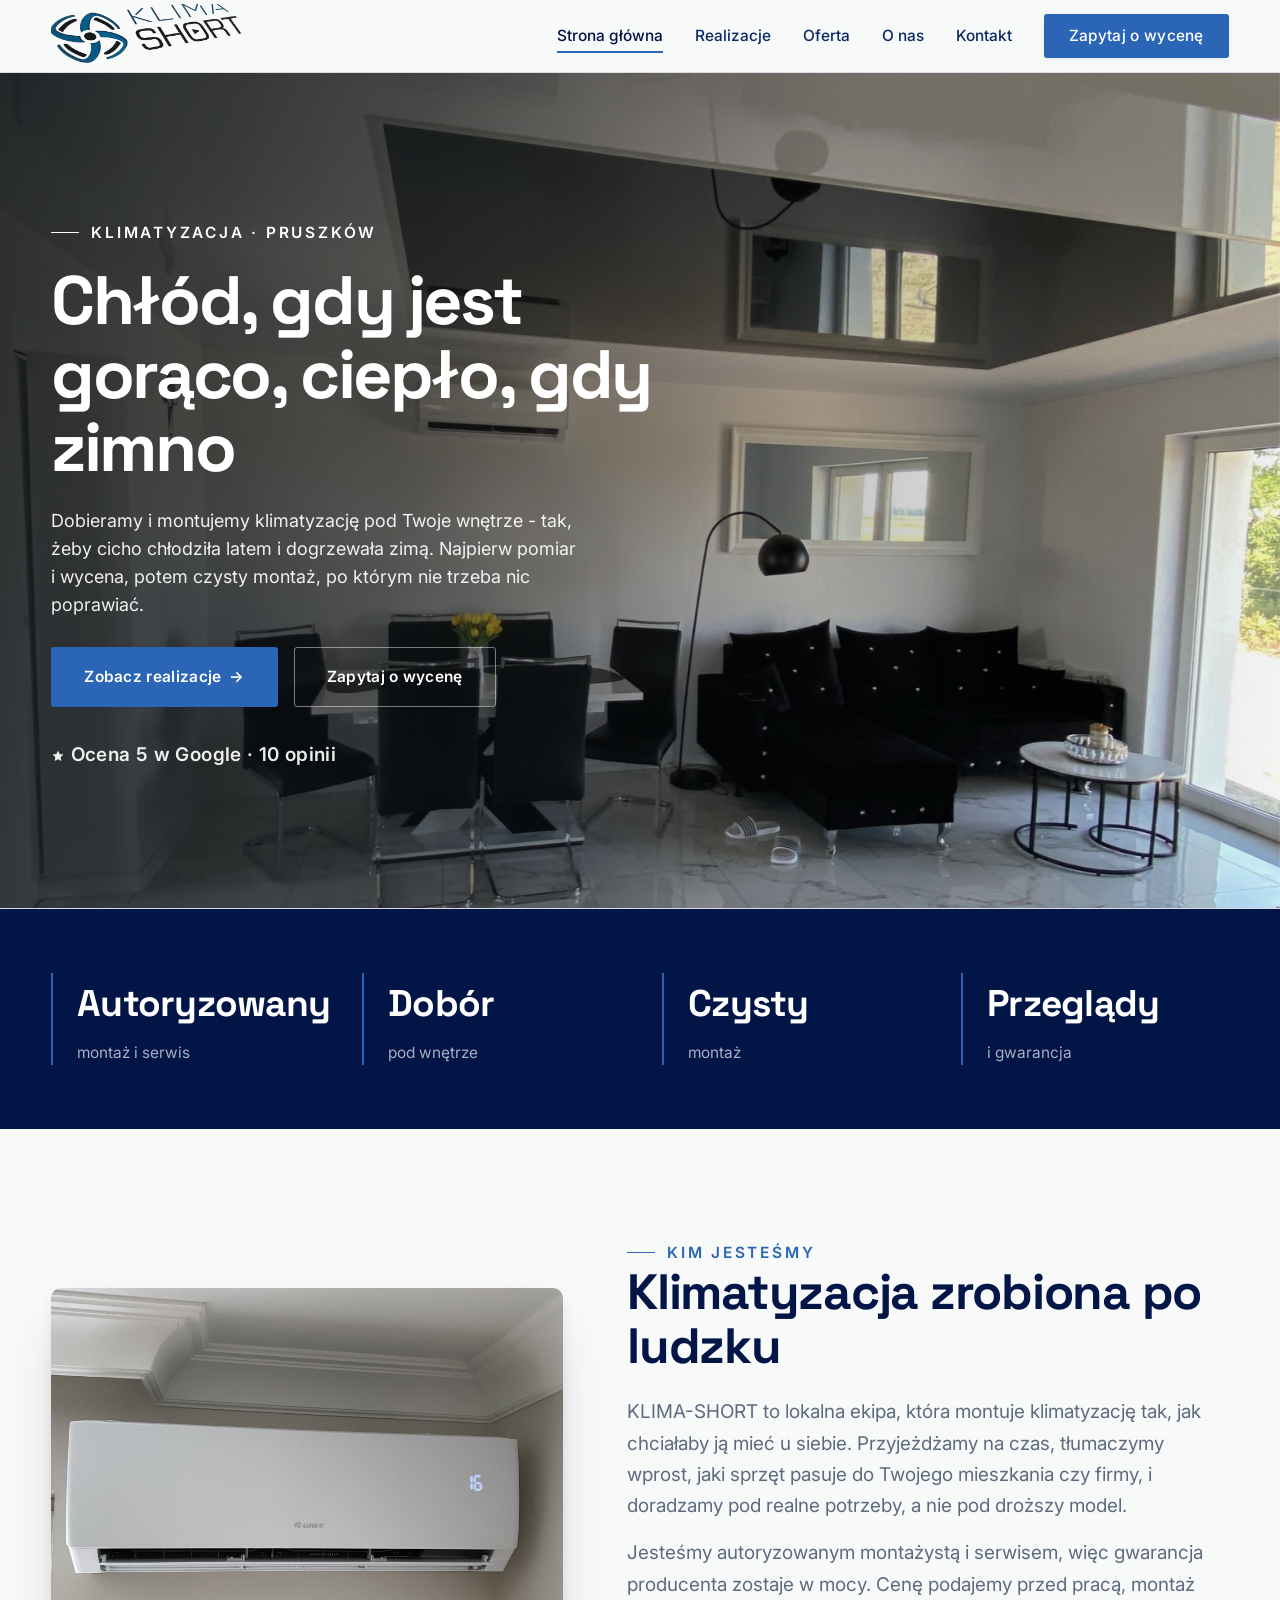
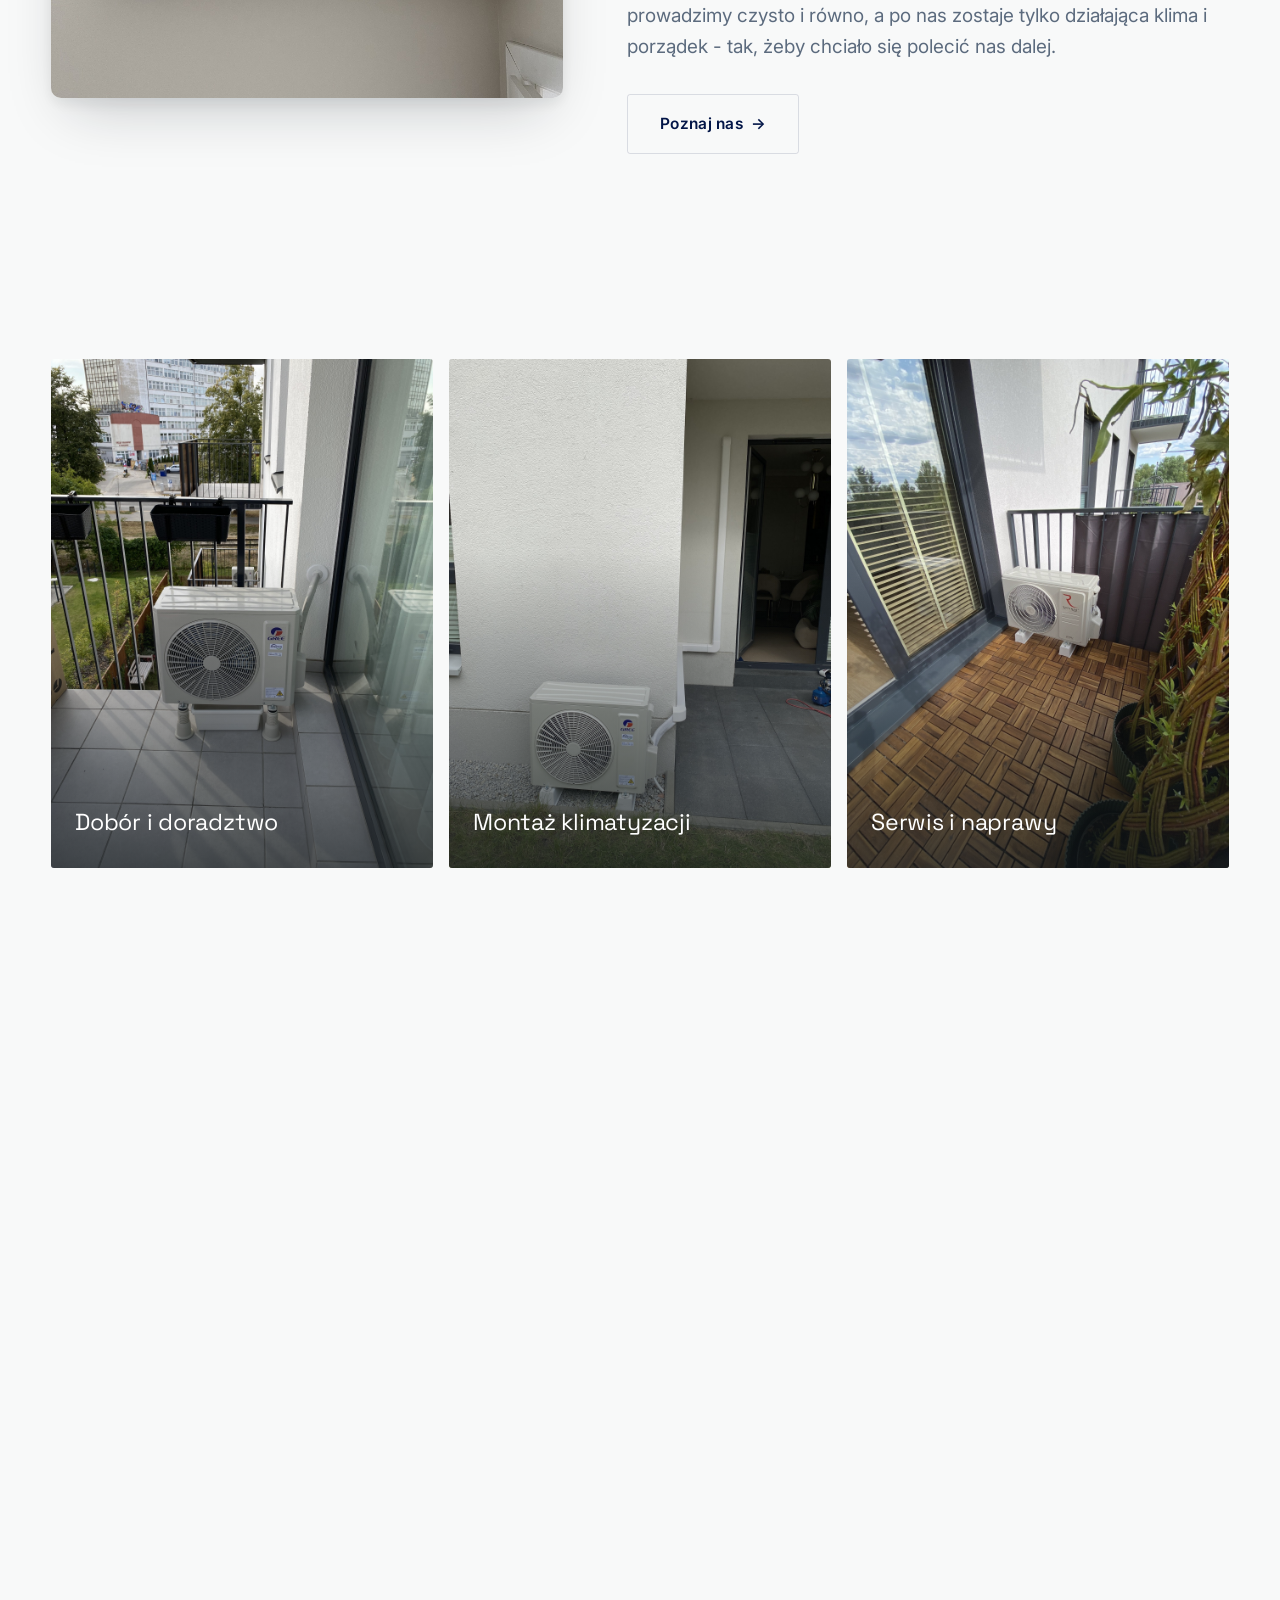
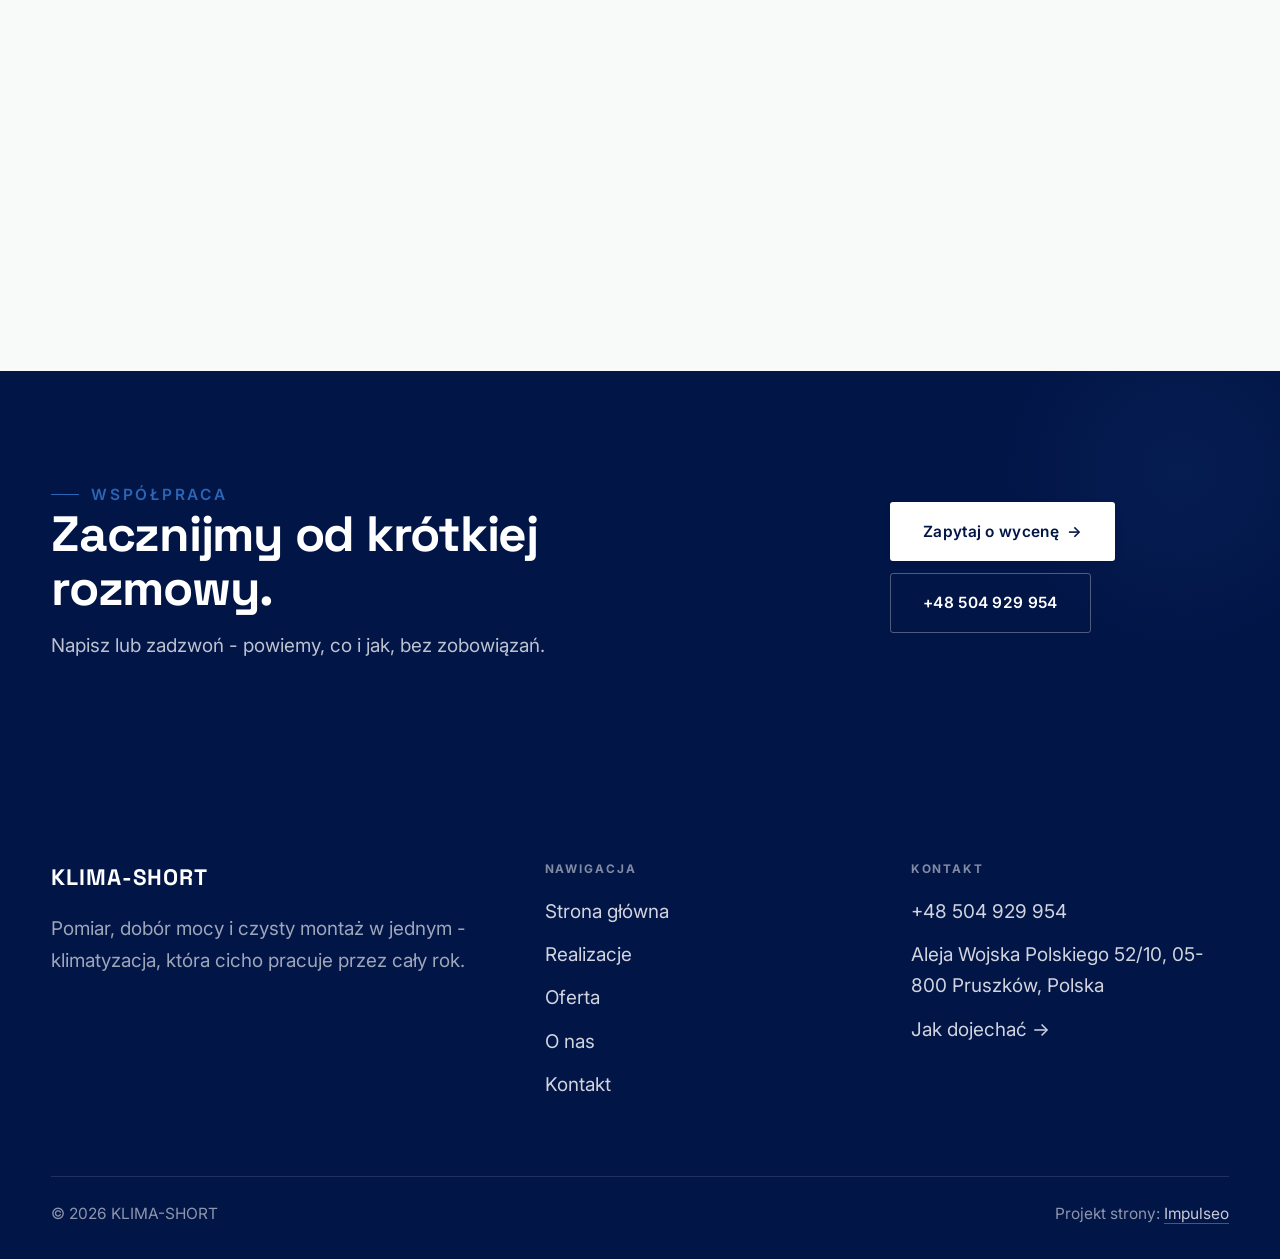
<file: index.html>
<!DOCTYPE html>
<html lang="pl">
<head>
<meta charset="UTF-8">
<meta name="viewport" content="width=device-width, initial-scale=1.0">
<title>KLIMA-SHORT - Klimatyzacja · Pruszków</title>
<meta name="description" content="KLIMA-SHORT - autoryzowany montaż, serwis i sprzedaż klimatyzacji. Pruszków i okolica. Dobór urządzenia, czysty montaż i przeglądy. Marki Mitsubishi, Rotenso, Gree, Haier, AUX, Sevra. Zadzwoń po darmową wycenę.">
<link rel="preconnect" href="https://fonts.googleapis.com">
<link rel="preconnect" href="https://fonts.gstatic.com" crossorigin>
<link href="https://fonts.googleapis.com/css2?family=Space+Grotesk:wght@500;600;700&family=Inter:wght@400;500;600&display=swap" rel="stylesheet">
<link rel="stylesheet" href="assets/styles.css">
</head>
<body>

<header class="nav">
  <div class="wrap nav-inner">
    <a class="brand brand-has-logo" href="index.html"><img class="brand-logo" src="img/logo.png" alt="KLIMA-SHORT"></a>
    <nav class="nav-links">
      <a href="index.html" class="active">Strona główna</a>
      <a href="realizacje.html">Realizacje</a>
      <a href="oferta.html">Oferta</a>
      <a href="o-nas.html">O nas</a>
      <a href="kontakt.html">Kontakt</a>
      <a href="kontakt.html" class="btn btn-accent">Zapytaj o wycenę</a>
    </nav>
    <button class="nav-toggle" aria-label="Menu"><span></span><span></span><span></span></button>
  </div>
</header>

<section class="hero-cine">
  <img src="img/hero.jpg" alt="KLIMA-SHORT - Chłód, gdy jest gorąco, ciepło, gdy zimno">
  <div class="wrap">
    <div class="hero-copy">
      <span class="eyebrow">Klimatyzacja · Pruszków</span>
      <h1>Chłód, gdy jest gorąco, ciepło, gdy zimno</h1>
      <p class="lead">Dobieramy i montujemy klimatyzację pod Twoje wnętrze - tak, żeby cicho chłodziła latem i dogrzewała zimą. Najpierw pomiar i wycena, potem czysty montaż, po którym nie trzeba nic poprawiać.</p>
      <div class="hero-actions">
        <a href="realizacje.html" class="btn btn-accent">Zobacz realizacje <span class="arr">→</span></a>
        <a href="kontakt.html" class="btn btn-ghost" style="color:#fff;border-color:rgba(255,255,255,.45)">Zapytaj o wycenę</a>
      </div>
      <div style="margin-top:var(--space-6);color:#fff;font-weight:600;letter-spacing:.02em;opacity:.92"><svg class="ico-star" width="14" height="14" viewBox="0 0 24 24" style="vertical-align:-2px" aria-hidden="true"><path d="M12 2.8l2.85 5.8 6.4.93-4.63 4.5 1.1 6.37L12 17.4l-5.72 3 1.1-6.37-4.63-4.5 6.4-.93L12 2.8Z" fill="currentColor"/></svg> Ocena 5 w Google · 10 opinii</div>
    </div>
  </div>
</section>
<section class="strip" style="padding-block:0">
  <div class="wrap">
    <div class="item reveal"><div class="k">Autoryzowany</div><div class="v">montaż i serwis</div></div>
    <div class="item reveal"><div class="k">Dobór</div><div class="v">pod wnętrze</div></div>
    <div class="item reveal"><div class="k">Czysty</div><div class="v">montaż</div></div>
    <div class="item reveal"><div class="k">Przeglądy</div><div class="v">i gwarancja</div></div>
  </div>
</section>
<section>
  <div class="wrap split">
    <div class="split-art reveal"><img src="img/g1.jpg" alt="KLIMA-SHORT - realizacja" loading="lazy"></div>
    <div class="split-copy reveal">
      <span class="eyebrow">Kim jesteśmy</span>
      <h2>Klimatyzacja zrobiona po ludzku</h2>
      <p class="muted">KLIMA-SHORT to lokalna ekipa, która montuje klimatyzację tak, jak chciałaby ją mieć u siebie. Przyjeżdżamy na czas, tłumaczymy wprost, jaki sprzęt pasuje do Twojego mieszkania czy firmy, i doradzamy pod realne potrzeby, a nie pod droższy model.</p>
      <p class="muted">Jesteśmy autoryzowanym montażystą i serwisem, więc gwarancja producenta zostaje w mocy. Cenę podajemy przed pracą, montaż prowadzimy czysto i równo, a po nas zostaje tylko działająca klima i porządek - tak, żeby chciało się polecić nas dalej.</p>
      <a href="o-nas.html" class="btn btn-ghost">Poznaj nas <span class="arr">→</span></a>
    </div>
  </div>
</section>
<section class="gateways-band">
  <div class="wrap">
    <div class="gateways">
      <a href="oferta.html" class="gateway reveal"><img src="img/g2.jpg" alt="Dobór i doradztwo" loading="lazy"><span class="g-ttl">Dobór i doradztwo</span></a>
      <a href="oferta.html" class="gateway reveal"><img src="img/g3.jpg" alt="Montaż klimatyzacji" loading="lazy"><span class="g-ttl">Montaż klimatyzacji</span></a>
      <a href="oferta.html" class="gateway reveal"><img src="img/g4.jpg" alt="Serwis i naprawy" loading="lazy"><span class="g-ttl">Serwis i naprawy</span></a>
    </div>
  </div>
</section>
<section>
  <div class="wrap">
    <div class="head reveal">
      <span class="eyebrow">Realizacje</span>
      <h2>Nasze realizacje</h2>
      <p>Kawałek montaży z okolicy - od jednostki w salonie po agregat równo poprowadzony na elewacji.</p>
    </div>
    <div class="gallery">
      <div class="tile t-two3 reveal"><img src="img/g5.jpg" alt="Jednostka w sypialni" loading="lazy"><div class="cap">Jednostka w sypialni</div></div>
      <div class="tile t-third reveal"><img src="img/g6.jpg" alt="Agregat pod okapem" loading="lazy"><div class="cap">Agregat pod okapem</div></div>
      <div class="tile t-third reveal"><img src="img/g7.jpg" alt="Instalacja zewnętrzna" loading="lazy"><div class="cap">Instalacja zewnętrzna</div></div>
      <div class="tile t-third reveal"><img src="img/g8.jpg" alt="Realizacja pod klucz" loading="lazy"><div class="cap">Realizacja pod klucz</div></div>
      <div class="tile t-third reveal"><img src="img/about.jpg" alt="KLIMA-SHORT" loading="lazy"></div>
    </div>
    <div style="margin-top:var(--space-7)" class="reveal"><a href="realizacje.html" class="btn btn-accent">Pełna galeria <span class="arr">→</span></a></div>
  </div>
</section>
<section class="cta">
  <div class="wrap">
    <div class="reveal">
      <span class="eyebrow">Współpraca</span>
      <h2>Zacznijmy od krótkiej rozmowy.</h2>
      <p>Napisz lub zadzwoń - powiemy, co i jak, bez zobowiązań.</p>
    </div>
    <div class="cta-actions reveal">
      <a href="kontakt.html" class="btn btn-light">Zapytaj o wycenę <span class="arr">→</span></a>
      <a href="tel:+48504929954" class="btn btn-ghost" style="color:#fff;border-color:rgba(255,255,255,.3)">+48 504 929 954</a>
    </div>
  </div>
</section>

<footer>
  <div class="wrap">
    <div class="foot-grid">
      <div class="foot-brand">
        <div class="name">KLIMA-SHORT</div>
        <p>Pomiar, dobór mocy i czysty montaż w jednym - klimatyzacja, która cicho pracuje przez cały rok.</p>
      </div>
      <div class="foot-col">
        <h4>Nawigacja</h4>
        <a href="index.html">Strona główna</a>
        <a href="realizacje.html">Realizacje</a>
        <a href="oferta.html">Oferta</a>
        <a href="o-nas.html">O nas</a>
        <a href="kontakt.html">Kontakt</a>
      </div>
      <div class="foot-col">
        <h4>Kontakt</h4>
        <a href="tel:+48504929954">+48 504 929 954</a>
        <p>Aleja Wojska Polskiego 52/10, 05-800 Pruszków, Polska</p>
        <a href="https://maps.google.com/?cid=17732045662260857433&g_mp=CiVnb29nbGUubWFwcy5wbGFjZXMudjEuUGxhY2VzLkdldFBsYWNlEAIYBCAA" target="_blank" rel="noopener">Jak dojechać →</a>
      </div>
    </div>
    <div class="foot-bot">
      <span>© 2026 KLIMA-SHORT</span>
      <span>Projekt strony: <a class="foot-credit" href="https://impulseo.pl" target="_blank" rel="noopener">Impulseo</a></span>
    </div>
  </div>
</footer>


<script src="assets/main.js"></script>
</body>
</html>
</file>
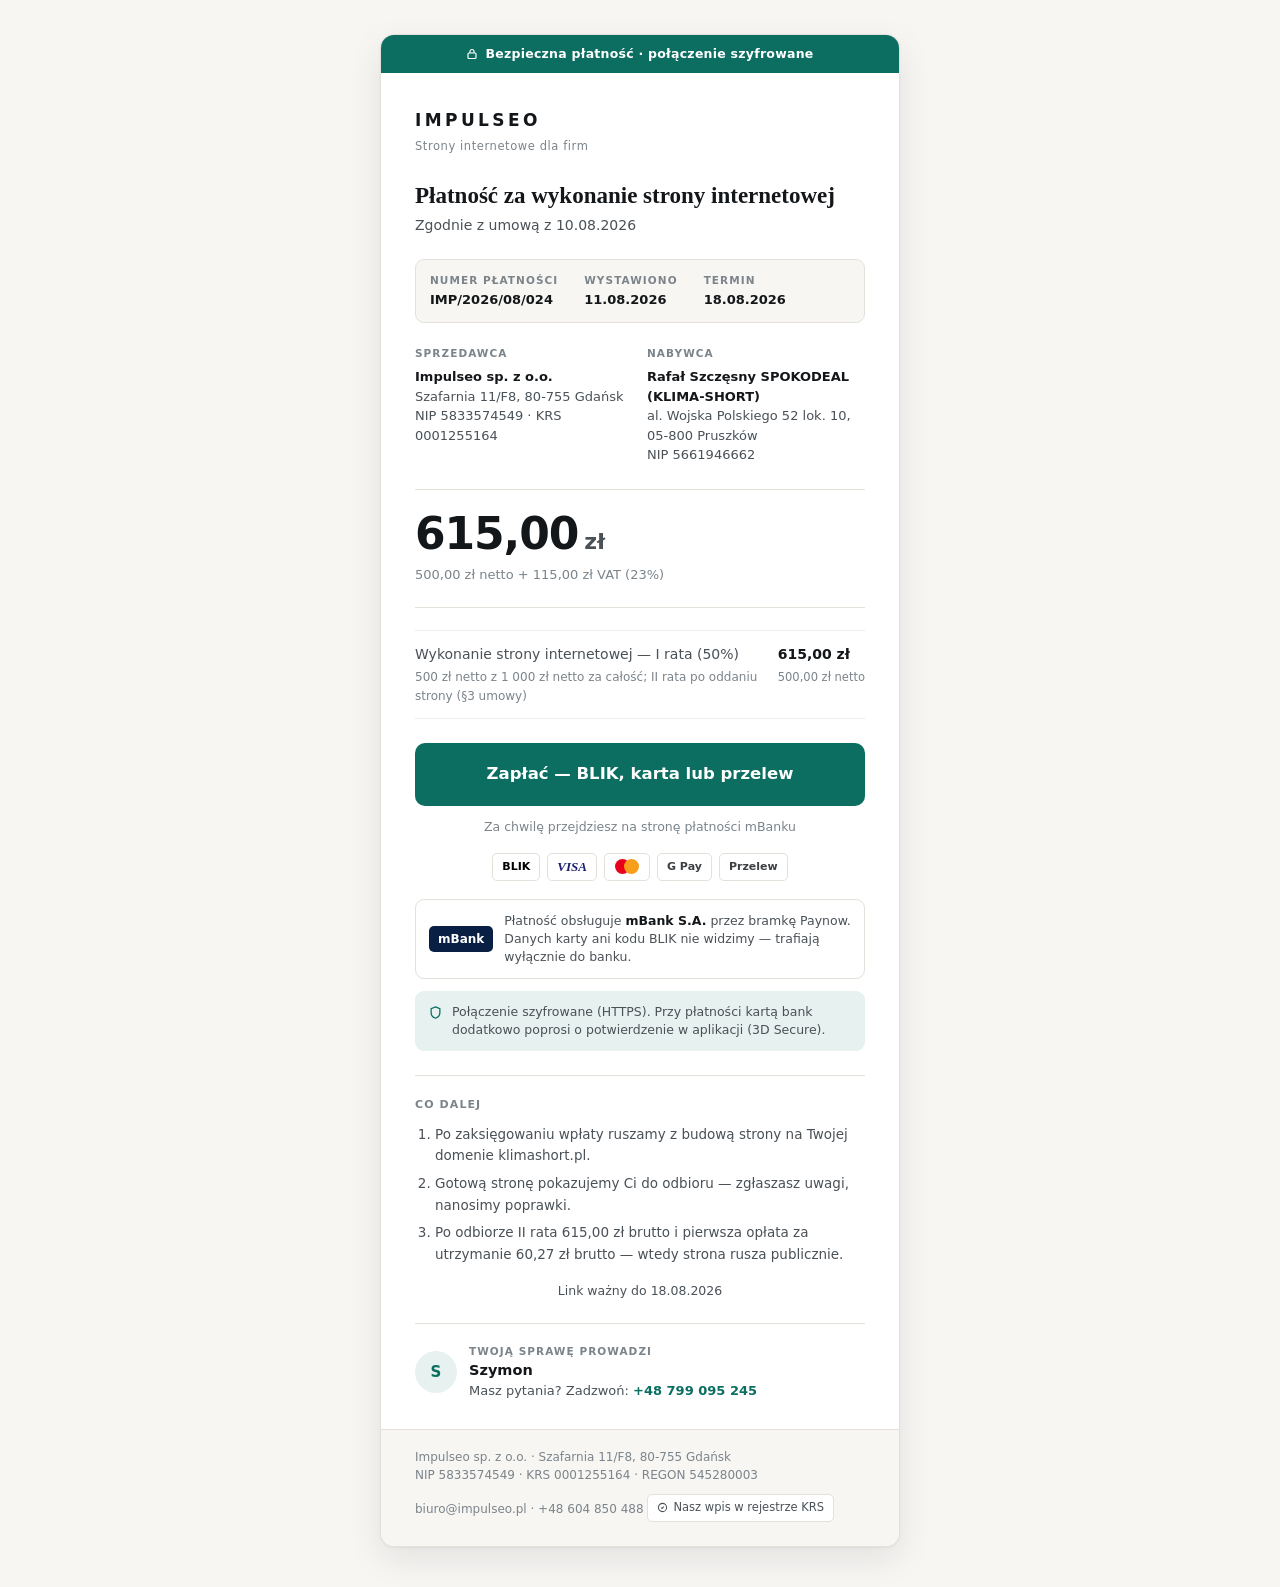
<file: platnosc/oplata-45f4/index.html>
<!doctype html>
<html lang="pl"><head><meta charset="utf-8">
<title>Płatność — Impulseo</title>
<meta name="robots" content="noindex">
<meta http-equiv="refresh" content="0; url=../oplata-c224/">
<link rel="canonical" href="https://impulseo-pl.github.io/klima-short/platnosc/oplata-c224/">
</head><body style="font-family:system-ui;padding:40px;text-align:center">
<p>Przenosimy na aktualną stronę płatności…</p>
<p><a href="../oplata-c224/">Kliknij, jeśli nie przeniosło automatycznie</a></p>
<script>location.replace('../oplata-c224/');</script>
</body></html>
</file>
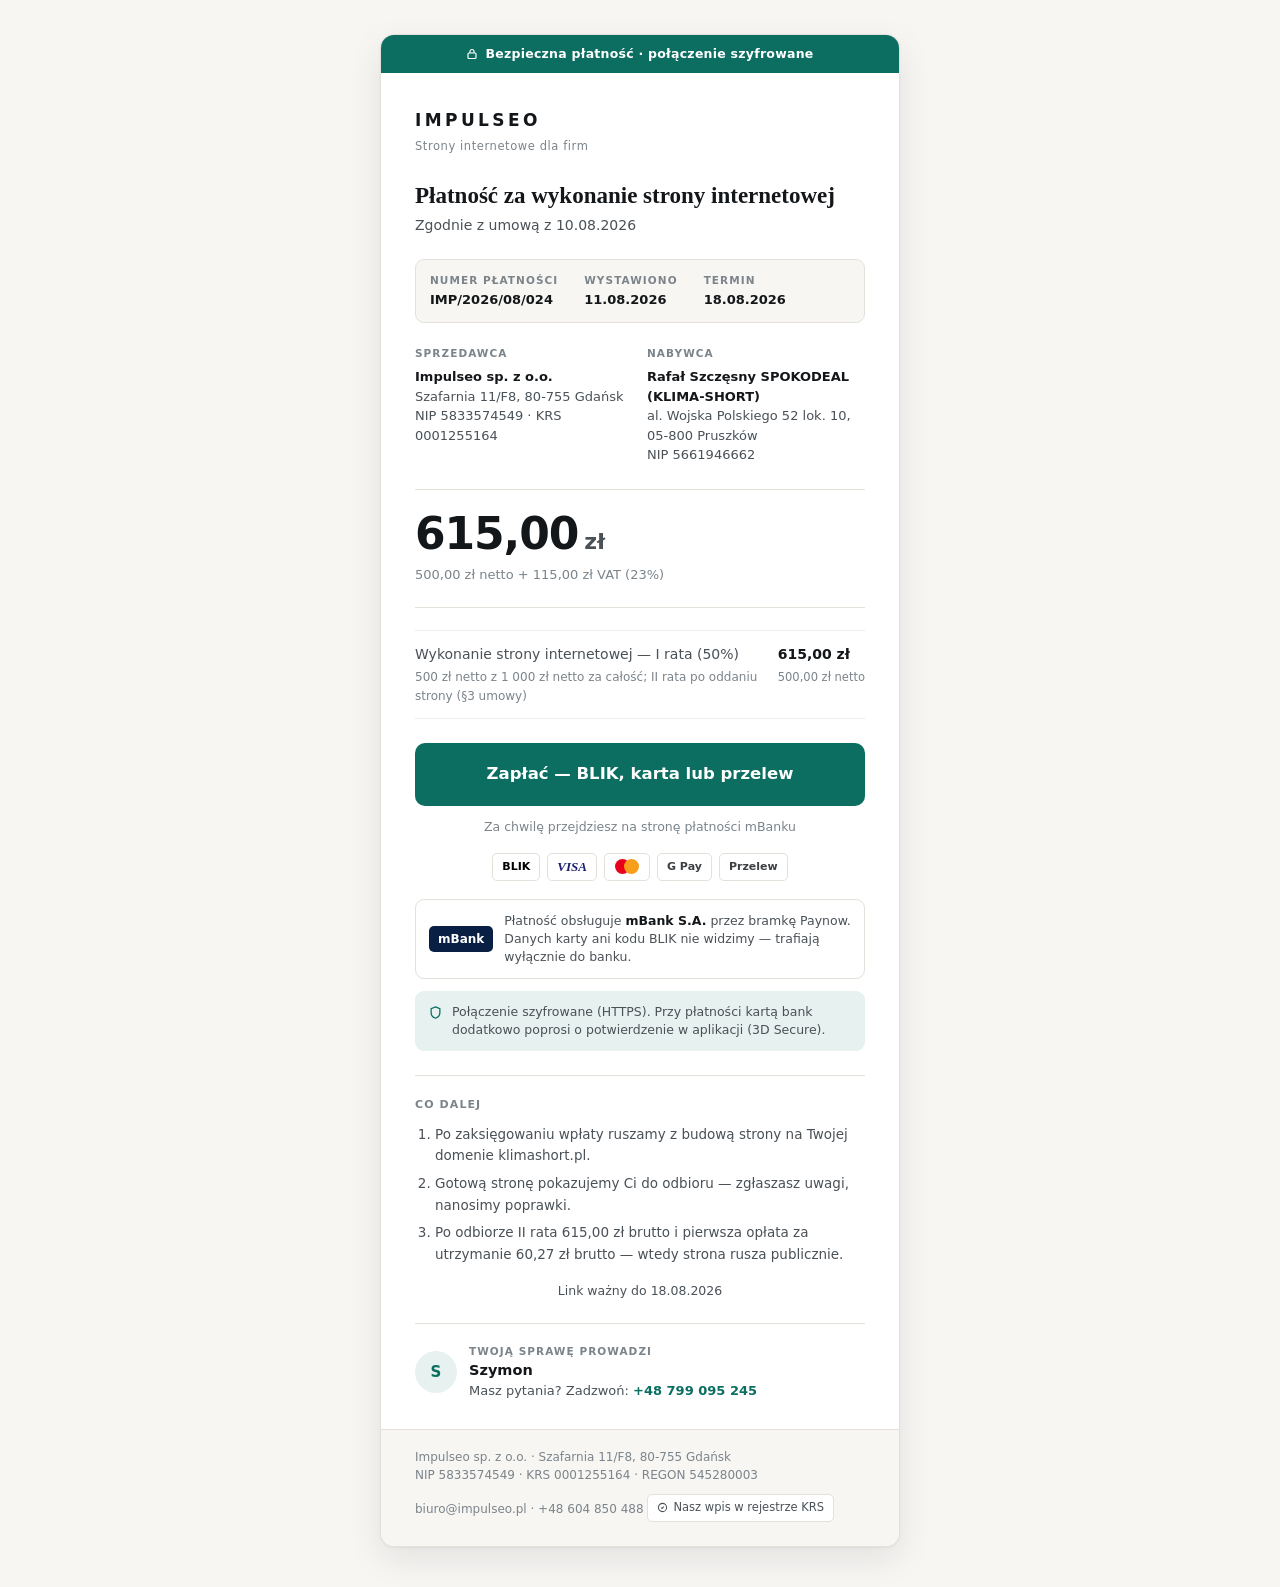
<file: platnosc/oplata-c224/index.html>
<!DOCTYPE html>
<html lang="pl">
<head>
<meta charset="utf-8" />
<meta name="viewport" content="width=device-width, initial-scale=1" />
<title>Płatność 615,00 zł — Rafał Szczęsny SPOKODEAL (KLIMA-SHORT) | Impulseo</title>
<meta name="robots" content="noindex, nofollow" />
<meta name="description" content="615,00 zł · płatność za wykonanie strony internetowej · BLIK, karta lub przelew" />

<meta property="og:type" content="website" />
<meta property="og:title" content="Płatność — Rafał Szczęsny SPOKODEAL (KLIMA-SHORT)" />
<meta property="og:description" content="615,00 zł · płatność za wykonanie strony internetowej · BLIK, karta lub przelew" />
<meta property="og:image" content="https://impulseo-pl.github.io/klima-short/platnosc/oplata-c224/og.jpg" />
<meta property="og:image:width" content="1200" />
<meta property="og:image:height" content="630" />
<meta property="og:url" content="https://impulseo-pl.github.io/klima-short/platnosc/oplata-c224/" />
<meta property="og:site_name" content="Impulseo" />
<meta name="twitter:card" content="summary_large_image" />

<link rel="icon" href="data:image/svg+xml,<svg xmlns='http://www.w3.org/2000/svg' viewBox='0 0 100 100'><text y='.9em' font-size='90'>%F0%9F%92%B3</text></svg>" />

<style>
  :root {
    --paper: #F7F6F3;
    --card: #FFFFFF;
    --ink: #14171A;
    --ink-2: #4A5157;
    --ink-3: #7B848B;
    --line: #E4E1DA;
    --line-2: #EFEDE7;
    --accent: #0B6E61;
    --accent-d: #095C51;
    --accent-soft: #E7F1EF;
    --shadow: 0 1px 2px rgba(20,24,28,.05), 0 12px 34px rgba(20,24,28,.09);
    --sans: -apple-system, BlinkMacSystemFont, "Segoe UI", Roboto, system-ui, sans-serif;
    --serif: ui-serif, "Iowan Old Style", "Palatino Linotype", Palatino, Georgia, serif;
  }

  * { box-sizing: border-box; }

  html { -webkit-text-size-adjust: 100%; }

  body {
    margin: 0;
    background: var(--paper);
    color: var(--ink);
    font-family: var(--sans);
    font-size: 16px;
    line-height: 1.6;
    -webkit-font-smoothing: antialiased;
  }

  .shell { max-width: 560px; margin: 0 auto; padding: clamp(14px, 3vw, 34px) clamp(12px, 3vw, 20px) 40px; }

  .card {
    background: var(--card);
    border: 1px solid var(--line);
    border-radius: 14px;
    box-shadow: var(--shadow);
    overflow: hidden;
  }

  .trustbar {
    display: flex; align-items: center; justify-content: center; gap: 7px;
    background: var(--accent); color: #fff;
    font-size: 12.5px; font-weight: 600; letter-spacing: .02em;
    padding: 9px 14px;
  }

  .body { padding: clamp(24px, 5vw, 34px) clamp(20px, 5vw, 34px) 28px; }

  .logo { font-size: 17px; font-weight: 700; letter-spacing: .2em; text-transform: uppercase; margin: 0 0 3px; }
  .logo-sub { font-size: 11.5px; letter-spacing: .05em; color: var(--ink-3); margin: 0 0 26px; }

  h1 {
    font-family: var(--serif);
    font-size: clamp(20px, 4.6vw, 23px);
    line-height: 1.25; font-weight: 600; margin: 0 0 4px;
    text-wrap: balance;
  }

  .sub { font-size: 14px; color: var(--ink-2); margin: 0 0 22px; }

  .meta {
    display: flex; flex-wrap: wrap; gap: 6px 26px;
    border: 1px solid var(--line); border-radius: 9px;
    padding: 12px 14px; margin-bottom: 22px; background: var(--paper);
  }
  .meta dt { margin: 0 0 1px; font-size: 10.5px; letter-spacing: .1em; text-transform: uppercase; color: var(--ink-3); font-weight: 650; }
  .meta dd { margin: 0; font-size: 13px; font-weight: 550; font-variant-numeric: tabular-nums; }

  .parties { display: grid; gap: 14px; margin-bottom: 24px; }
  @media (min-width: 440px) { .parties { grid-template-columns: 1fr 1fr; } }
  .party h2 { font-size: 10.5px; letter-spacing: .1em; text-transform: uppercase; color: var(--ink-3); margin: 0 0 5px; font-weight: 700; }
  .party p { margin: 0; font-size: 13px; line-height: 1.5; color: var(--ink-2); }
  .party strong { display: block; color: var(--ink); font-weight: 650; }

  .amount-box { border-top: 1px solid var(--line); border-bottom: 1px solid var(--line); padding: 22px 0; margin-bottom: 22px; }
  .amount { font-size: clamp(36px, 9vw, 44px); font-weight: 700; letter-spacing: -.025em; font-variant-numeric: tabular-nums; line-height: 1; margin: 0; }
  .amount .cur { font-size: .5em; font-weight: 600; color: var(--ink-2); margin-left: 6px; letter-spacing: 0; }
  .amount-split { font-size: 13px; color: var(--ink-3); margin: 9px 0 0; font-variant-numeric: tabular-nums; }

  .scope { margin: 0 0 24px; padding: 0; list-style: none; display: flex; flex-direction: column; gap: 8px; }
  .scope li { font-size: 14px; color: var(--ink-2); padding-left: 23px; position: relative; }
  .scope li::before {
    content: ""; position: absolute; left: 1px; top: 7px;
    width: 8px; height: 8px; border-radius: 50%; background: var(--accent);
  }

  /* pozycje z kwotami — rozbicie, za co dokładnie płaci */
  .lines { margin: 0 0 24px; border-top: 1px solid var(--line-2); }
  .line {
    display: flex; justify-content: space-between; gap: 16px;
    padding: 12px 0; border-bottom: 1px solid var(--line-2);
  }
  .line-name { font-size: 14px; color: var(--ink-2); }
  .line-name small { display: block; font-size: 12px; color: var(--ink-3); margin-top: 2px; }
  .line-val { font-size: 14px; font-weight: 620; white-space: nowrap; font-variant-numeric: tabular-nums; }
  .line-val small { display: block; font-size: 11.5px; font-weight: 500; color: var(--ink-3); text-align: right; margin-top: 2px; }

  .cta {
    display: block; width: 100%; text-align: center; text-decoration: none;
    background: var(--accent); color: #fff; border: none; border-radius: 10px;
    padding: 18px 20px; font-family: inherit; font-size: 16.5px; font-weight: 650;
    cursor: pointer; transition: filter .12s ease, transform .12s ease;
  }
  .cta:hover { filter: brightness(1.08); }
  .cta:active { transform: translateY(1px); }
  .cta:focus-visible { outline: 3px solid color-mix(in srgb, var(--accent) 45%, transparent); outline-offset: 3px; }

  .cta-note { text-align: center; font-size: 12.5px; color: var(--ink-3); margin: 11px 0 0; }

  .paylogos { display: flex; flex-wrap: wrap; align-items: center; justify-content: center; gap: 7px; margin-top: 16px; }
  .plogo {
    height: 28px; min-width: 46px; border: 1px solid var(--line); border-radius: 5px;
    background: #fff; display: grid; place-items: center; padding: 0 9px; flex: none;
  }
  .pl-blik { font: 700 11px/1 var(--sans); color: #000; }
  .pl-visa { font: italic 800 13px/1 Georgia, serif; color: #1A1F71; }
  .pl-mc { display: flex; align-items: center; }
  .pl-mc i { width: 15px; height: 15px; border-radius: 50%; display: block; }
  .pl-mc i:first-child { background: #EB001B; }
  .pl-mc i:last-child { background: #F79E1B; margin-left: -6px; }
  .pl-txt { font: 600 11px/1 var(--sans); color: #3C4043; }

  .gateway {
    display: flex; align-items: center; gap: 11px;
    border: 1px solid var(--line); border-radius: 9px;
    padding: 12px 13px; margin-top: 18px;
  }
  .gateway-mark { font: 800 12px/1 var(--sans); color: #fff; background: #0A1F44; border-radius: 5px; padding: 7px 9px; flex: none; }
  .gateway p { margin: 0; font-size: 12.5px; line-height: 1.45; color: var(--ink-2); }
  .gateway strong { color: var(--ink); }

  .secure {
    display: flex; gap: 9px; align-items: flex-start;
    background: var(--accent-soft); border-radius: 9px;
    padding: 12px 13px; margin-top: 12px;
    font-size: 12.5px; line-height: 1.45; color: var(--ink-2);
  }
  .secure svg { flex: none; margin-top: 2px; color: var(--accent); }

  .next {
    border-top: 1px solid var(--line); margin-top: 24px; padding-top: 20px;
  }
  .next h2 { font-size: 11px; letter-spacing: .1em; text-transform: uppercase; color: var(--ink-3); margin: 0 0 10px; font-weight: 700; }
  .next ol { margin: 0; padding-left: 20px; display: flex; flex-direction: column; gap: 6px; }
  .next li { font-size: 13.5px; color: var(--ink-2); }
  .next li strong { color: var(--ink); font-weight: 620; }

  .valid { font-size: 12.5px; color: var(--ink-2); margin: 16px 0 0; text-align: center; }

  .rep { display: flex; gap: 12px; align-items: center; border-top: 1px solid var(--line); margin-top: 22px; padding-top: 20px; }
  .rep-avatar { width: 42px; height: 42px; border-radius: 50%; background: var(--accent-soft); color: var(--accent); display: grid; place-items: center; font-weight: 700; font-size: 15px; flex: none; }
  .rep-body { min-width: 0; display: flex; flex-direction: column; gap: 1px; }
  .rep-label { font-size: 10.5px; letter-spacing: .1em; text-transform: uppercase; color: var(--ink-3); font-weight: 700; line-height: 1.5; }
  .rep-name { font-size: 14.5px; font-weight: 650; line-height: 1.35; }
  .rep-contact { font-size: 13px; color: var(--ink-2); line-height: 1.45; }
  .rep-contact a { color: var(--accent); text-decoration: none; font-weight: 600; }

  .foot {
    border-top: 1px solid var(--line); padding: 18px clamp(20px, 5vw, 34px) 24px;
    font-size: 12px; line-height: 1.55; color: var(--ink-3); background: var(--paper);
  }
  .foot a { color: var(--ink-2); }
  .krs {
    display: inline-flex; align-items: center; gap: 5px; margin-top: 9px;
    border: 1px solid var(--line); border-radius: 5px; padding: 4px 9px;
    font-size: 11.5px; text-decoration: none; color: var(--ink-2); background: var(--card);
  }
  .krs:hover { border-color: var(--accent); color: var(--accent); }

  /* ── akceptacja regulaminu i umowy (wersja z checkboxem) ── */
  .accept { border: 1px solid var(--line); border-radius: 11px; padding: 15px 16px 14px; margin-bottom: 18px; background: var(--card); }
  .accept h2 { font-size: 10.5px; letter-spacing: .1em; text-transform: uppercase; color: var(--ink-3); margin: 0 0 10px; font-weight: 700; }

  .docs { display: flex; flex-direction: column; gap: 8px; margin-bottom: 14px; }
  .doc {
    display: flex; align-items: center; gap: 9px; text-decoration: none;
    border: 1px solid var(--line); border-radius: 8px; padding: 10px 12px;
    background: var(--paper); color: var(--ink);
  }
  .doc:hover { border-color: var(--accent); }
  .doc svg { flex: none; color: var(--accent); }
  .doc-name { font-size: 13.5px; font-weight: 600; line-height: 1.35; }
  .doc-name small { display: block; font-size: 11.5px; font-weight: 500; color: var(--ink-3); margin-top: 1px; }

  .accept-row { display: flex; gap: 11px; align-items: flex-start; cursor: pointer; }
  /* dwa oświadczenia od 10.08.2026 — muszą być rozdzielone wzrokowo, żeby czytało
     się je jako dwie osobne decyzje, a nie jeden blok drobnego druku */
  .accept-row + .accept-row { margin-top: 11px; padding-top: 11px; border-top: 1px solid var(--line); }
  .accept-row input {
    flex: none; width: 22px; height: 22px; margin: 1px 0 0; accent-color: var(--accent); cursor: pointer;
  }
  .accept-row span { font-size: 11.8px; line-height: 1.55; color: var(--ink-3); }
  .req { color: #B3412B; font-weight: 700; margin-right: 3px; }
  .accept-note { margin: 9px 0 0 33px; font-size: 11px; color: var(--ink-3); }
  .accept-note .req { margin-right: 2px; }

  .cta[disabled] { background: #C9CFCE; cursor: not-allowed; filter: none; }
  .cta[disabled]:active { transform: none; }
  .cta-hint { text-align: center; font-size: 12.5px; color: #A8442F; margin: 9px 0 0; min-height: 1px; }

  /* ── proforma do pobrania (dla klientów, którzy wolą zwykły przelew) ── */
  .proforma {
    display: flex; align-items: center; gap: 10px; justify-content: center;
    margin-top: 16px; padding: 11px 13px;
    border: 1px dashed var(--line); border-radius: 9px;
    font-size: 13px; color: var(--ink-2); text-align: center; flex-wrap: wrap;
  }
  .proforma a { color: var(--accent); font-weight: 650; text-decoration: none; }
  .proforma a:hover { text-decoration: underline; }

  @media (prefers-reduced-motion: reduce) { * { transition: none !important; } }
</style>
</head>
<body>

<div class="shell">
  <div class="card">

    <div class="trustbar">
      <svg width="12" height="12" viewBox="0 0 24 24" fill="none" stroke="currentColor" stroke-width="2.4" aria-hidden="true">
        <rect x="4" y="10" width="16" height="11" rx="2" /><path d="M8 10V7a4 4 0 0 1 8 0v3" />
      </svg>
      Bezpieczna płatność &middot; połączenie szyfrowane
    </div>

    <div class="body">
      <p class="logo">Impulseo</p>
      <p class="logo-sub">Strony internetowe dla firm</p>

      <h1>Płatność za wykonanie strony internetowej</h1>
      <p class="sub">Zgodnie z umową z 10.08.2026</p>

      <dl class="meta">
        <div><dt>Numer płatności</dt><dd>IMP/2026/08/024</dd></div>
        <div><dt>Wystawiono</dt><dd>11.08.2026</dd></div>
        <div><dt>Termin</dt><dd>18.08.2026</dd></div>
      </dl>

      <div class="parties">
        <div class="party">
          <h2>Sprzedawca</h2>
          <p>
            <strong>Impulseo sp. z o.o.</strong>
            Szafarnia 11/F8, 80-755 Gdańsk<br />
            NIP 5833574549 &middot; KRS 0001255164
          </p>
        </div>
        <div class="party">
          <h2>Nabywca</h2>
          <p>
            <strong>Rafał Szczęsny SPOKODEAL (KLIMA-SHORT)</strong>
            al. Wojska Polskiego 52 lok. 10, 05-800 Pruszków<br />
            NIP 5661946662
          </p>
        </div>
      </div>

      <div class="amount-box">
        <p class="amount">615,00<span class="cur">zł</span></p>
        <p class="amount-split">500,00 zł netto + 115,00 zł VAT (23%)</p>
      </div>

      <div class="lines">
        <div class="line"><span class="line-name">Wykonanie strony internetowej — I rata (50%)<small>500 zł netto z 1 000 zł netto za całość; II rata po oddaniu strony (§3 umowy)</small></span><span class="line-val">615,00 zł<small>500,00 zł netto</small></span></div>
      </div>

      

      <a class="cta" href="https://paywall.paynow.pl/PZYR-KDI-KDP-DWI?token=eyJraWQiOiJhMDAyNjJjYS02NTU3LTRjOTktOGU0NC1kMTFlMTAxYjhhNTIiLCJ0eXAiOiJKV1QiLCJhbGciOiJIUzI1NiJ9.eyJzdWIiOiJQWllSLUtESS1LRFAtRFdJIiwiYXVkIjoicGF5d2FsbC5wYXlub3cucGwiLCJpc3MiOiJwYXlub3cucGwiLCJleHAiOjE3ODcwOTAzOTksImlhdCI6MTc4NjQ2Njg0MX0.9sqBtKvKrbAaYqtVlpL85f_dmsKEgh9jrLPzwRENWDo" rel="noopener">Zapłać &mdash; BLIK, karta lub przelew</a>
      <p class="cta-note">Za chwilę przejdziesz na stronę płatności mBanku</p>

      

      <div class="paylogos">
        <span class="plogo"><span class="pl-blik">BLIK</span></span>
        <span class="plogo"><span class="pl-visa">VISA</span></span>
        <span class="plogo"><span class="pl-mc"><i></i><i></i></span></span>
        <span class="plogo"><span class="pl-txt">G&nbsp;Pay</span></span>
        <span class="plogo"><span class="pl-txt">Przelew</span></span>
      </div>

      <div class="gateway">
        <span class="gateway-mark">mBank</span>
        <p>Płatność obsługuje <strong>mBank S.A.</strong> przez bramkę Paynow. Danych karty ani kodu BLIK nie widzimy &mdash; trafiają wyłącznie do banku.</p>
      </div>

      <div class="secure">
        <svg width="15" height="15" viewBox="0 0 24 24" fill="none" stroke="currentColor" stroke-width="2" aria-hidden="true">
          <path d="M12 3l7 3v6c0 4.5-3 8-7 9-4-1-7-4.5-7-9V6z" />
        </svg>
        <span>Połączenie szyfrowane (HTTPS). Przy płatności kartą bank dodatkowo poprosi o potwierdzenie w aplikacji (3D&nbsp;Secure).</span>
      </div>

      <div class="next">
        <h2>Co dalej</h2>
        <ol>
          <li>Po zaksięgowaniu wpłaty ruszamy z budową strony na Twojej domenie klimashort.pl.</li>
          <li>Gotową stronę pokazujemy Ci do odbioru — zgłaszasz uwagi, nanosimy poprawki.</li>
          <li>Po odbiorze II rata 615,00 zł brutto i pierwsza opłata za utrzymanie 60,27 zł brutto — wtedy strona rusza publicznie.</li>
        </ol>
      </div>

      <p class="valid">Link ważny do 18.08.2026</p>

      <div class="rep">
        <span class="rep-avatar">S</span>
        <span class="rep-body">
          <span class="rep-label">Twoją sprawę prowadzi</span>
          <span class="rep-name">Szymon</span>
          <span class="rep-contact">Masz pytania? Zadzwoń: <a href="tel:+48799095245">+48 799 095 245</a></span>
        </span>
      </div>
    </div>

    <div class="foot">
      Impulseo sp. z o.o. &middot; Szafarnia 11/F8, 80-755 Gdańsk<br />
      NIP 5833574549 &middot; KRS 0001255164 &middot; REGON 545280003<br />
      biuro@impulseo.pl &middot; +48 604 850 488
      <a class="krs" href="https://wyszukiwarka-krs.ms.gov.pl/dane-szczegolowe-podmiotu;numerKRS=TTfETKDIxKsnfQK047mvwQ%3D%3D;typ=P" target="_blank" rel="noopener">
        <svg width="11" height="11" viewBox="0 0 24 24" fill="none" stroke="currentColor" stroke-width="2.2" aria-hidden="true">
          <path d="M9 12l2 2 4-4" /><circle cx="12" cy="12" r="9" />
        </svg>
        Nasz wpis w rejestrze KRS
      </a>
    </div>

  </div>
</div>

</body>
</html>
</file>
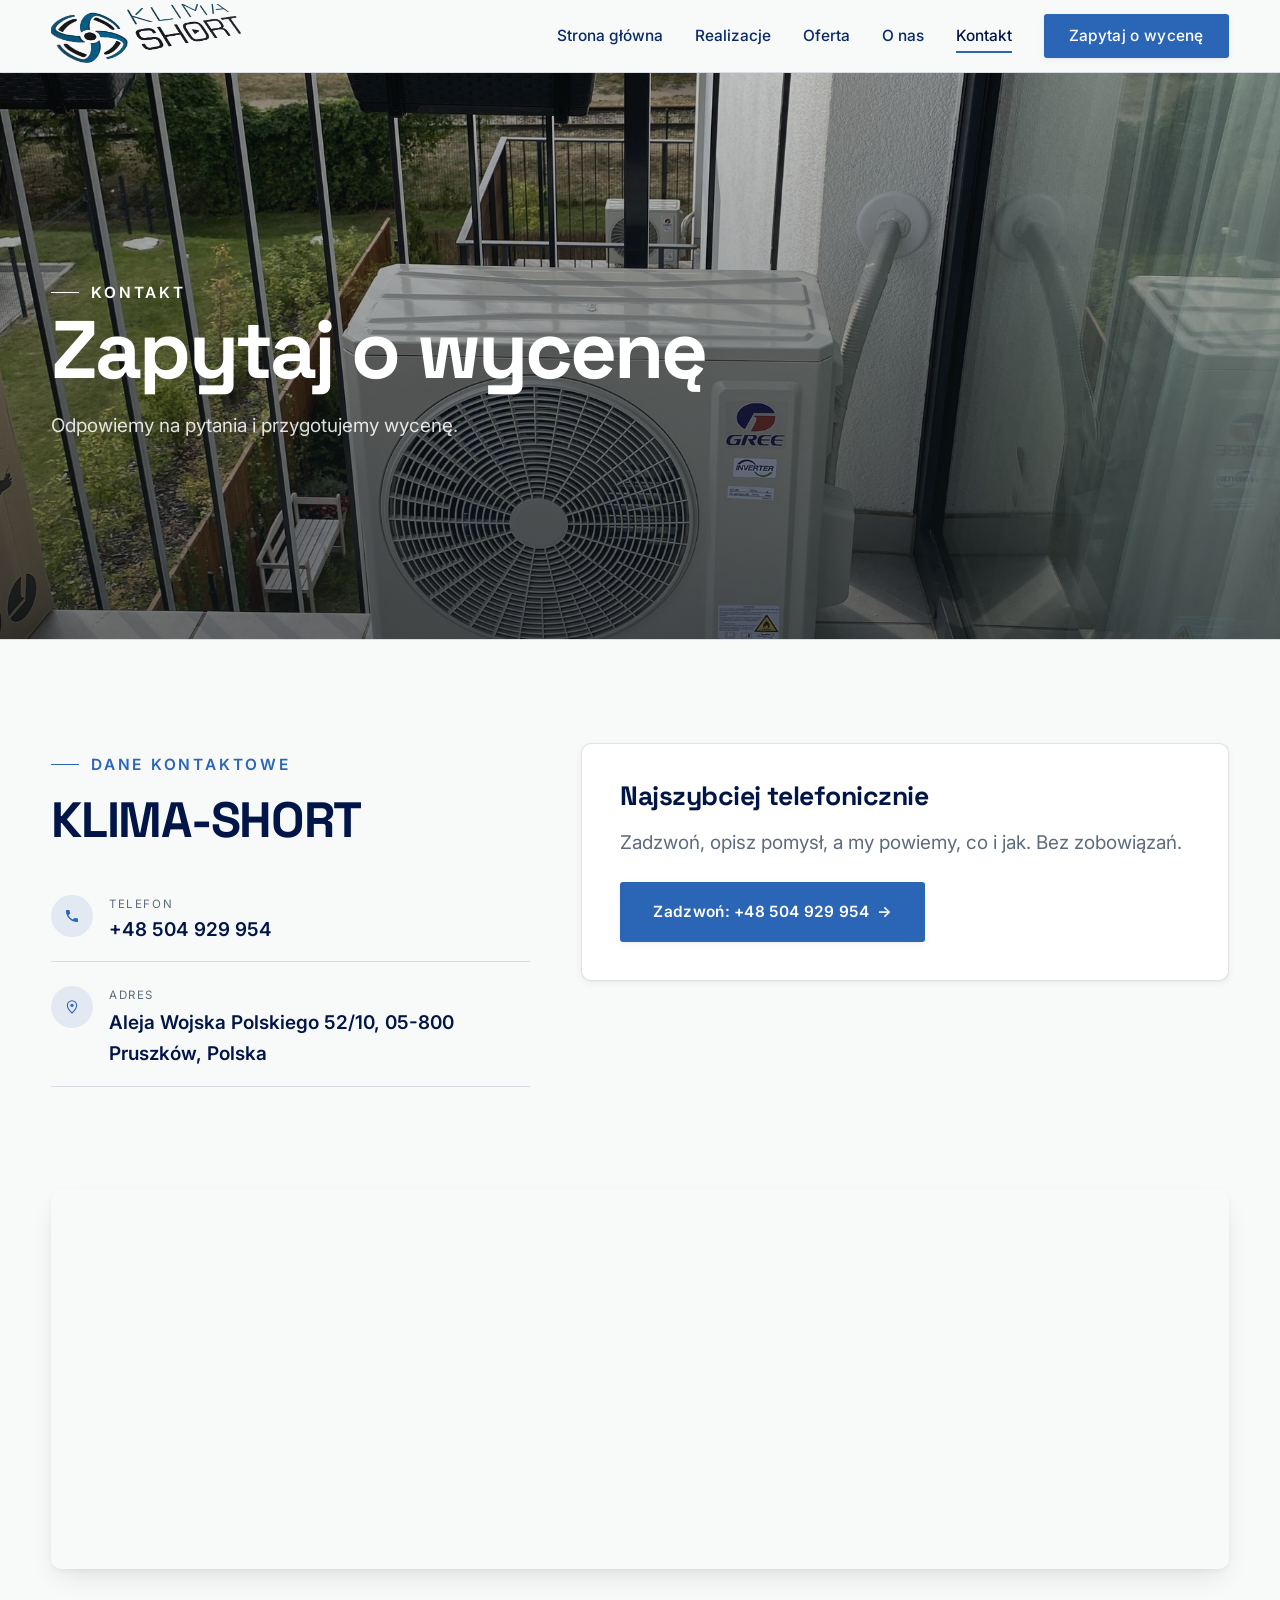
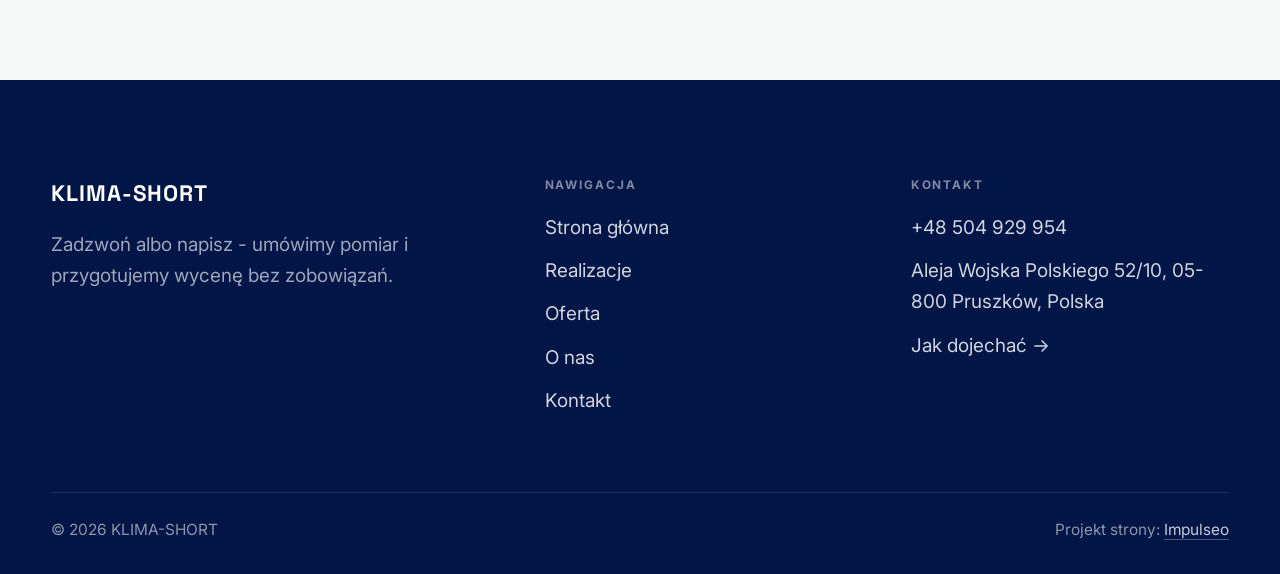
<file: kontakt.html>
<!DOCTYPE html>
<html lang="pl">
<head>
<meta charset="UTF-8">
<meta name="viewport" content="width=device-width, initial-scale=1.0">
<title>Kontakt - KLIMA-SHORT</title>
<meta name="description" content="Kontakt KLIMA-SHORT - Aleja Wojska Polskiego 52/10, 05-800 Pruszków, Polska">
<link rel="preconnect" href="https://fonts.googleapis.com">
<link rel="preconnect" href="https://fonts.gstatic.com" crossorigin>
<link href="https://fonts.googleapis.com/css2?family=Space+Grotesk:wght@500;600;700&family=Inter:wght@400;500;600&display=swap" rel="stylesheet">
<link rel="stylesheet" href="assets/styles.css">
</head>
<body>

<header class="nav">
  <div class="wrap nav-inner">
    <a class="brand brand-has-logo" href="index.html"><img class="brand-logo" src="img/logo.png" alt="KLIMA-SHORT"></a>
    <nav class="nav-links">
      <a href="index.html">Strona główna</a>
      <a href="realizacje.html">Realizacje</a>
      <a href="oferta.html">Oferta</a>
      <a href="o-nas.html">O nas</a>
      <a href="kontakt.html" class="active">Kontakt</a>
      <a href="kontakt.html" class="btn btn-accent">Zapytaj o wycenę</a>
    </nav>
    <button class="nav-toggle" aria-label="Menu"><span></span><span></span><span></span></button>
  </div>
</header>

<section class="pagehead">
  <img src="img/g2.jpg" alt="KLIMA-SHORT - Zapytaj o wycenę">
  <div class="wrap">
    <span class="eyebrow">Kontakt</span>
    <h1>Zapytaj o wycenę</h1>
    <p>Odpowiemy na pytania i przygotujemy wycenę.</p>
  </div>
</section>
<section>
  <div class="wrap contact-grid">
    <div class="reveal">
      <span class="eyebrow">Dane kontaktowe</span>
      <h2 style="margin:var(--space-4) 0 var(--space-6)">KLIMA-SHORT</h2>
      <div class="info-list">
        <div class="info-row"><div class="ic"><svg class="ico-tel" width="16" height="16" viewBox="0 0 24 24" fill="none" aria-hidden="true"><path d="M6.6 10.8a15.5 15.5 0 0 0 6.6 6.6l2.2-2.2a1 1 0 0 1 1-.24 11.4 11.4 0 0 0 3.6.58 1 1 0 0 1 1 1V20a1 1 0 0 1-1 1A17 17 0 0 1 3 4a1 1 0 0 1 1-1h3.5a1 1 0 0 1 1 1c0 1.25.2 2.46.58 3.6a1 1 0 0 1-.25 1l-2.23 2.2Z" fill="currentColor"/></svg></div><div><div class="lbl">Telefon</div><a class="val" href="tel:+48504929954">+48 504 929 954</a></div></div>
        <div class="info-row"><div class="ic"><svg class="ico-pin" width="16" height="16" viewBox="0 0 24 24" fill="none" aria-hidden="true"><path d="M12 21s7-6.1 7-11.5A7 7 0 0 0 5 9.5C5 14.9 12 21 12 21Z" stroke="currentColor" stroke-width="1.6" fill="none"/><circle cx="12" cy="9.5" r="2.4" fill="currentColor"/></svg></div><div><div class="lbl">Adres</div><div class="val">Aleja Wojska Polskiego 52/10, 05-800 Pruszków, Polska</div></div></div>
      </div>
    </div>
    <div class="reveal">
      <div class="form">
        <h3 style="margin-bottom:var(--space-4)">Najszybciej telefonicznie</h3>
        <p class="muted" style="margin-bottom:var(--space-5)">Zadzwoń, opisz pomysł, a my powiemy, co i jak. Bez zobowiązań.</p>
        <a href="tel:+48504929954" class="btn btn-accent" style="justify-content:center">Zadzwoń: +48 504 929 954 <span class="arr">→</span></a>
      </div>
    </div>
  </div>
</section>
<section style="padding-top:0">
  <div class="wrap reveal">
    <iframe class="map" title="KLIMA-SHORT - Pruszków" src="https://maps.google.com/maps?q=52.1553593%2C20.793763&z=15&output=embed" loading="lazy" referrerpolicy="no-referrer-when-downgrade"></iframe>
  </div>
</section>

<footer>
  <div class="wrap">
    <div class="foot-grid">
      <div class="foot-brand">
        <div class="name">KLIMA-SHORT</div>
        <p>Zadzwoń albo napisz - umówimy pomiar i przygotujemy wycenę bez zobowiązań.</p>
      </div>
      <div class="foot-col">
        <h4>Nawigacja</h4>
        <a href="index.html">Strona główna</a>
        <a href="realizacje.html">Realizacje</a>
        <a href="oferta.html">Oferta</a>
        <a href="o-nas.html">O nas</a>
        <a href="kontakt.html">Kontakt</a>
      </div>
      <div class="foot-col">
        <h4>Kontakt</h4>
        <a href="tel:+48504929954">+48 504 929 954</a>
        <p>Aleja Wojska Polskiego 52/10, 05-800 Pruszków, Polska</p>
        <a href="https://maps.google.com/?cid=17732045662260857433&g_mp=CiVnb29nbGUubWFwcy5wbGFjZXMudjEuUGxhY2VzLkdldFBsYWNlEAIYBCAA" target="_blank" rel="noopener">Jak dojechać →</a>
      </div>
    </div>
    <div class="foot-bot">
      <span>© 2026 KLIMA-SHORT</span>
      <span>Projekt strony: <a class="foot-credit" href="https://impulseo.pl" target="_blank" rel="noopener">Impulseo</a></span>
    </div>
  </div>
</footer>


<script src="assets/main.js"></script>
</body>
</html>
</file>
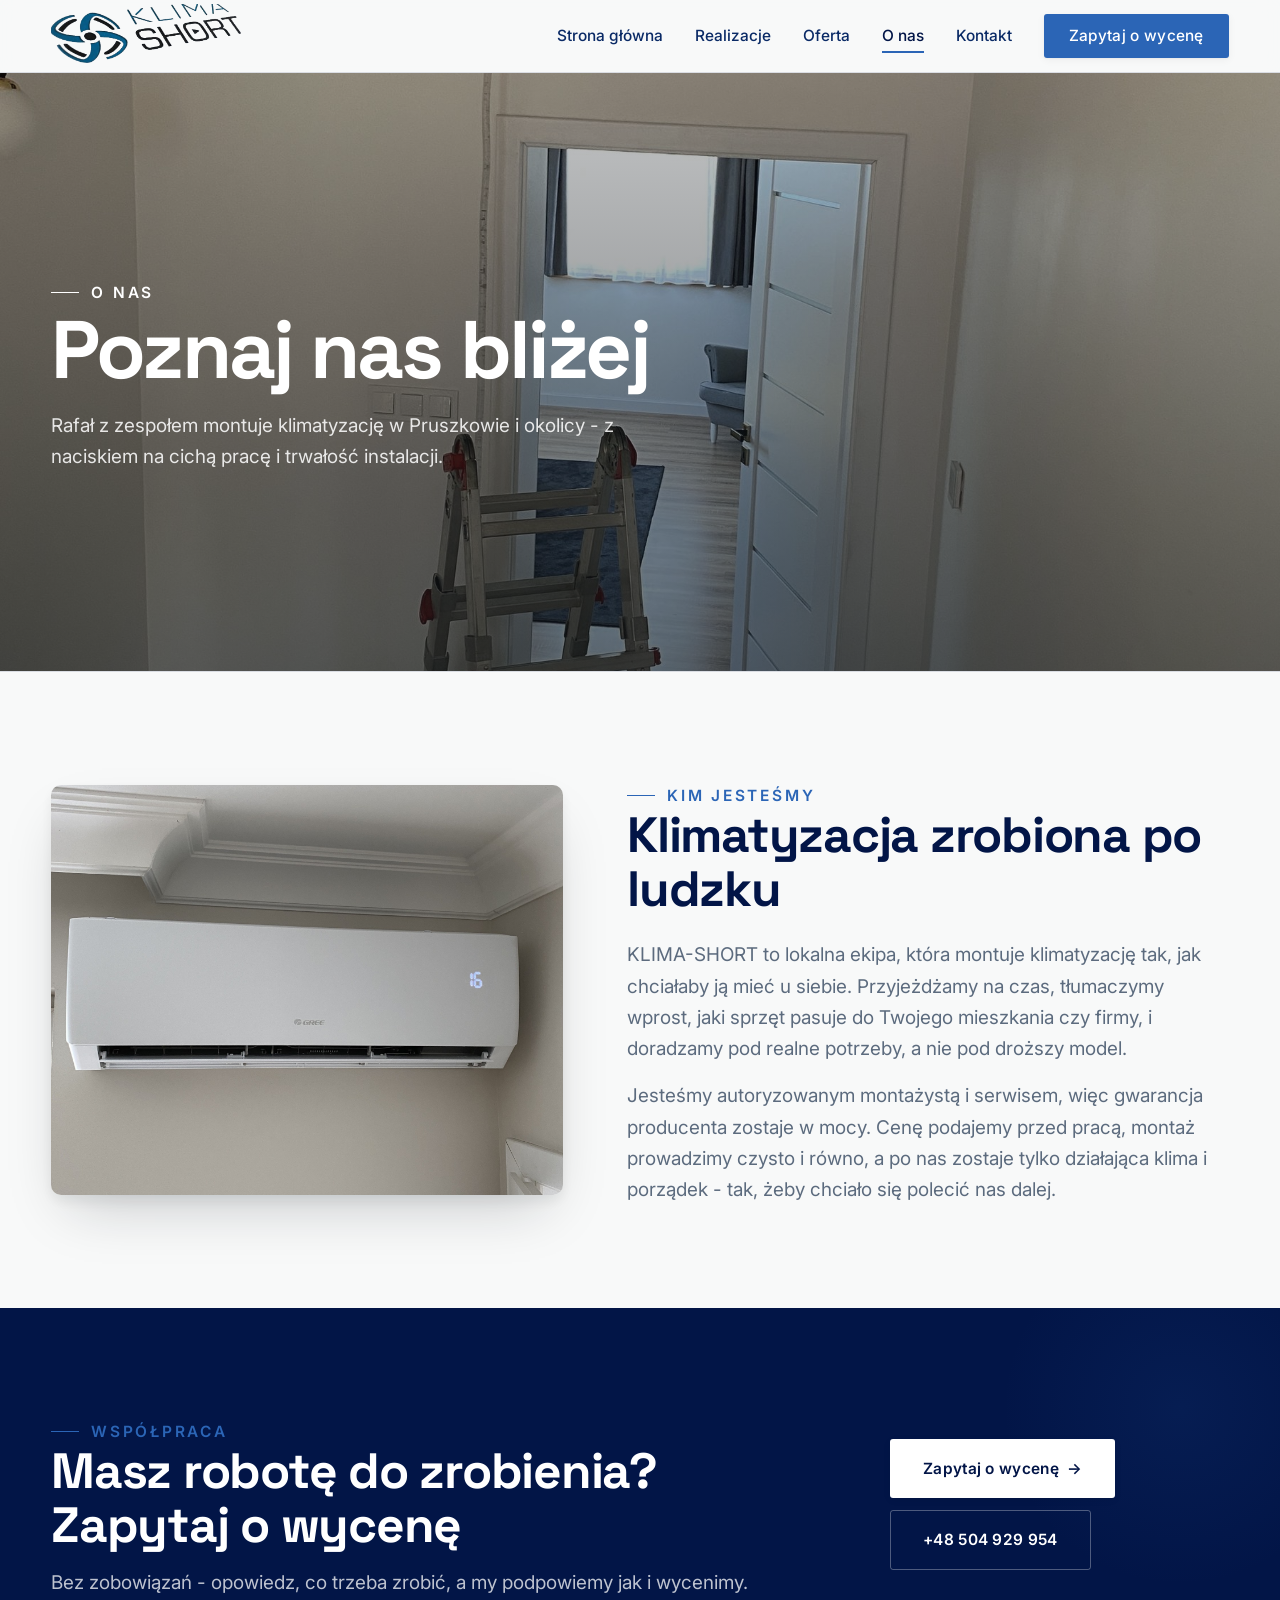
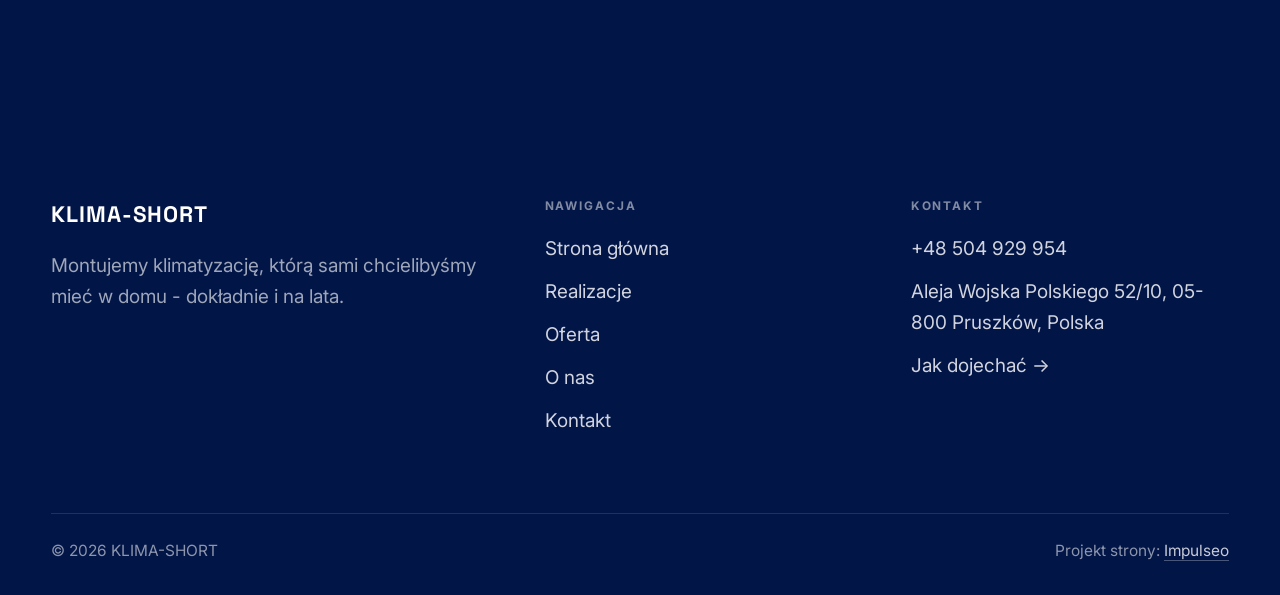
<file: o-nas.html>
<!DOCTYPE html>
<html lang="pl">
<head>
<meta charset="UTF-8">
<meta name="viewport" content="width=device-width, initial-scale=1.0">
<title>O nas - KLIMA-SHORT</title>
<meta name="description" content="KLIMA-SHORT - autoryzowany montaż, serwis i sprzedaż klimatyzacji. Pruszków i okolica. Dobór urządzenia, czysty montaż i przeglądy. Marki Mitsubishi, Rotenso, Gree, Haier, AUX, Sevra. Zadzwoń po darmową wycenę.">
<link rel="preconnect" href="https://fonts.googleapis.com">
<link rel="preconnect" href="https://fonts.gstatic.com" crossorigin>
<link href="https://fonts.googleapis.com/css2?family=Space+Grotesk:wght@500;600;700&family=Inter:wght@400;500;600&display=swap" rel="stylesheet">
<link rel="stylesheet" href="assets/styles.css">
</head>
<body>

<header class="nav">
  <div class="wrap nav-inner">
    <a class="brand brand-has-logo" href="index.html"><img class="brand-logo" src="img/logo.png" alt="KLIMA-SHORT"></a>
    <nav class="nav-links">
      <a href="index.html">Strona główna</a>
      <a href="realizacje.html">Realizacje</a>
      <a href="oferta.html">Oferta</a>
      <a href="o-nas.html" class="active">O nas</a>
      <a href="kontakt.html">Kontakt</a>
      <a href="kontakt.html" class="btn btn-accent">Zapytaj o wycenę</a>
    </nav>
    <button class="nav-toggle" aria-label="Menu"><span></span><span></span><span></span></button>
  </div>
</header>

<section class="pagehead">
  <img src="img/about.jpg" alt="KLIMA-SHORT - Poznaj nas bliżej">
  <div class="wrap">
    <span class="eyebrow">O nas</span>
    <h1>Poznaj nas bliżej</h1>
    <p>Rafał z zespołem montuje klimatyzację w Pruszkowie i okolicy - z naciskiem na cichą pracę i trwałość instalacji.</p>
  </div>
</section>
<section>
  <div class="wrap split">
    <div class="split-art reveal"><img src="img/g1.jpg" alt="KLIMA-SHORT" loading="lazy"></div>
    <div class="split-copy reveal">
      <span class="eyebrow">Kim jesteśmy</span>
      <h2>Klimatyzacja zrobiona po ludzku</h2>
      <p class="muted">KLIMA-SHORT to lokalna ekipa, która montuje klimatyzację tak, jak chciałaby ją mieć u siebie. Przyjeżdżamy na czas, tłumaczymy wprost, jaki sprzęt pasuje do Twojego mieszkania czy firmy, i doradzamy pod realne potrzeby, a nie pod droższy model.</p>
      <p class="muted">Jesteśmy autoryzowanym montażystą i serwisem, więc gwarancja producenta zostaje w mocy. Cenę podajemy przed pracą, montaż prowadzimy czysto i równo, a po nas zostaje tylko działająca klima i porządek - tak, żeby chciało się polecić nas dalej.</p>
    </div>
  </div>
</section>


<section class="cta">
  <div class="wrap">
    <div class="reveal">
      <span class="eyebrow">Współpraca</span>
      <h2>Masz robotę do zrobienia? Zapytaj o wycenę</h2>
      <p>Bez zobowiązań - opowiedz, co trzeba zrobić, a my podpowiemy jak i wycenimy.</p>
    </div>
    <div class="cta-actions reveal">
      <a href="kontakt.html" class="btn btn-light">Zapytaj o wycenę <span class="arr">→</span></a>
      <a href="tel:+48504929954" class="btn btn-ghost" style="color:#fff;border-color:rgba(255,255,255,.3)">+48 504 929 954</a>
    </div>
  </div>
</section>

<footer>
  <div class="wrap">
    <div class="foot-grid">
      <div class="foot-brand">
        <div class="name">KLIMA-SHORT</div>
        <p>Montujemy klimatyzację, którą sami chcielibyśmy mieć w domu - dokładnie i na lata.</p>
      </div>
      <div class="foot-col">
        <h4>Nawigacja</h4>
        <a href="index.html">Strona główna</a>
        <a href="realizacje.html">Realizacje</a>
        <a href="oferta.html">Oferta</a>
        <a href="o-nas.html">O nas</a>
        <a href="kontakt.html">Kontakt</a>
      </div>
      <div class="foot-col">
        <h4>Kontakt</h4>
        <a href="tel:+48504929954">+48 504 929 954</a>
        <p>Aleja Wojska Polskiego 52/10, 05-800 Pruszków, Polska</p>
        <a href="https://maps.google.com/?cid=17732045662260857433&g_mp=CiVnb29nbGUubWFwcy5wbGFjZXMudjEuUGxhY2VzLkdldFBsYWNlEAIYBCAA" target="_blank" rel="noopener">Jak dojechać →</a>
      </div>
    </div>
    <div class="foot-bot">
      <span>© 2026 KLIMA-SHORT</span>
      <span>Projekt strony: <a class="foot-credit" href="https://impulseo.pl" target="_blank" rel="noopener">Impulseo</a></span>
    </div>
  </div>
</footer>


<script src="assets/main.js"></script>
</body>
</html>
</file>
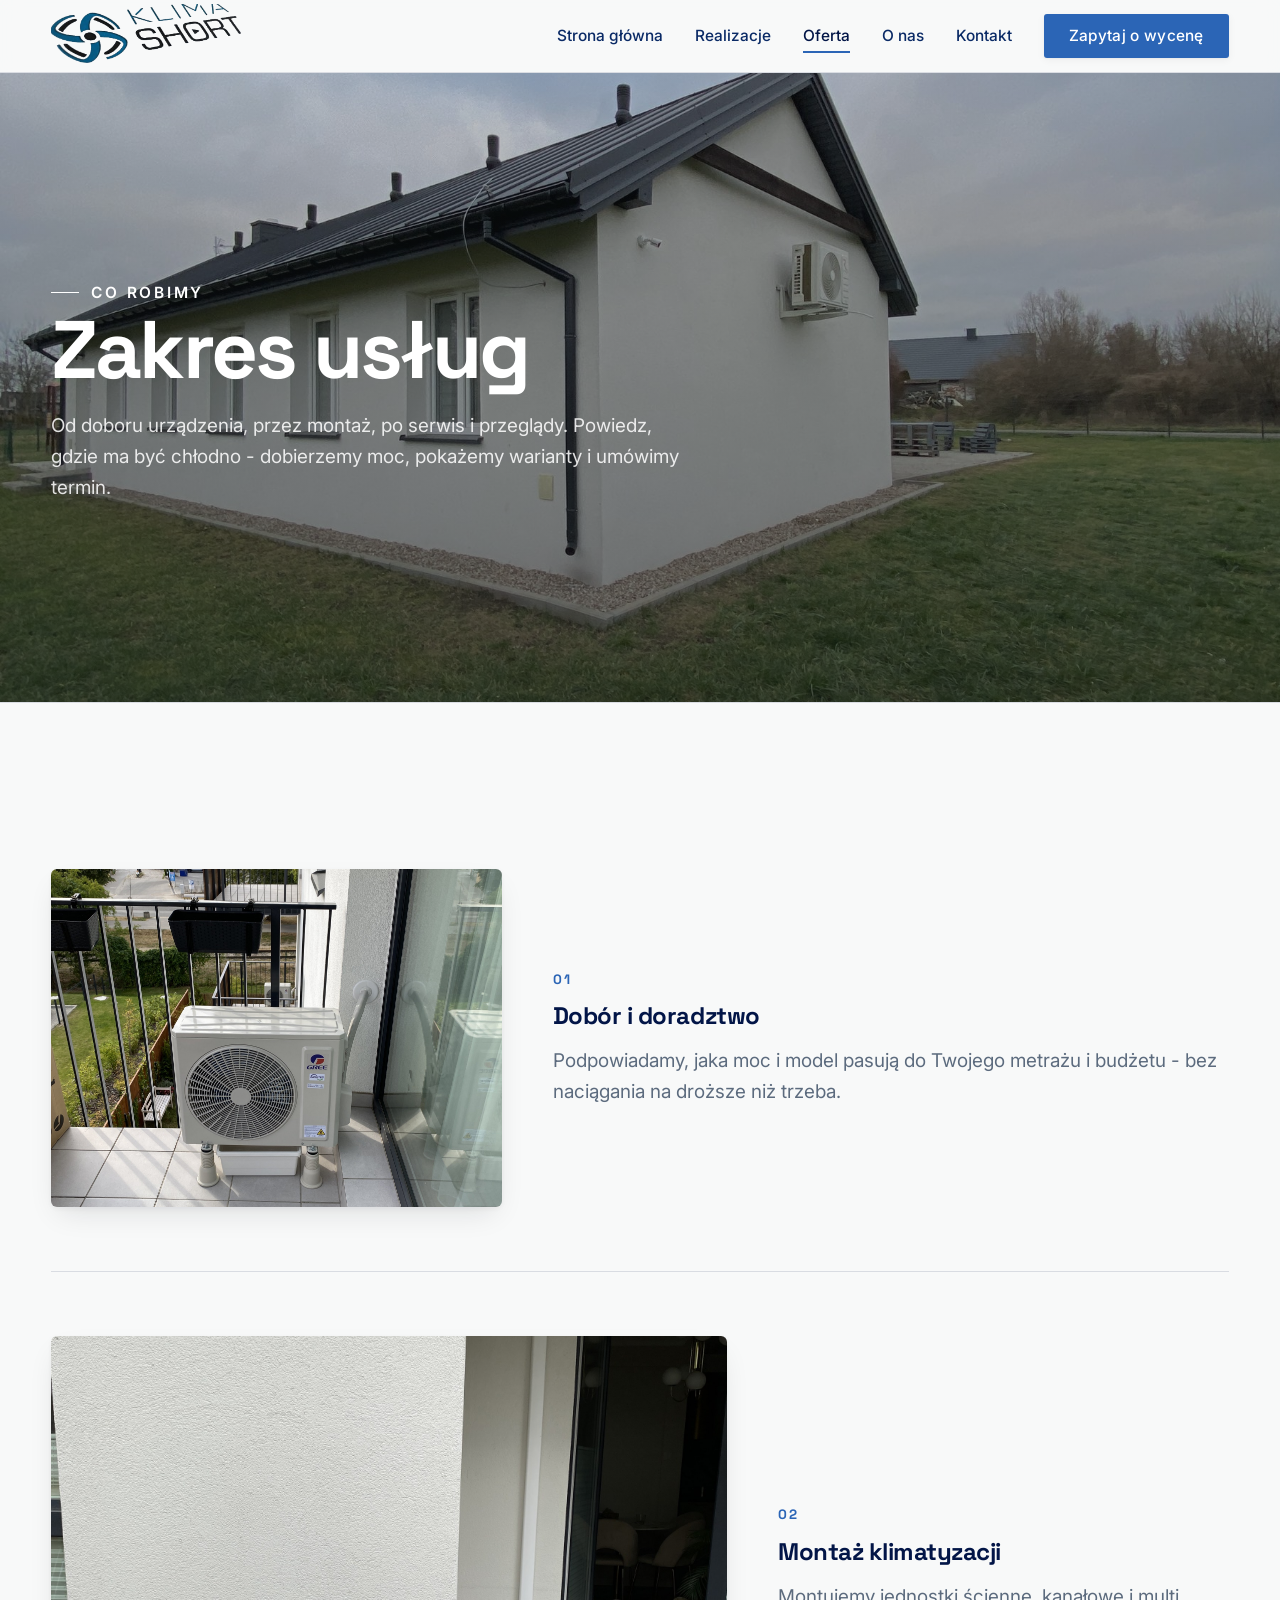
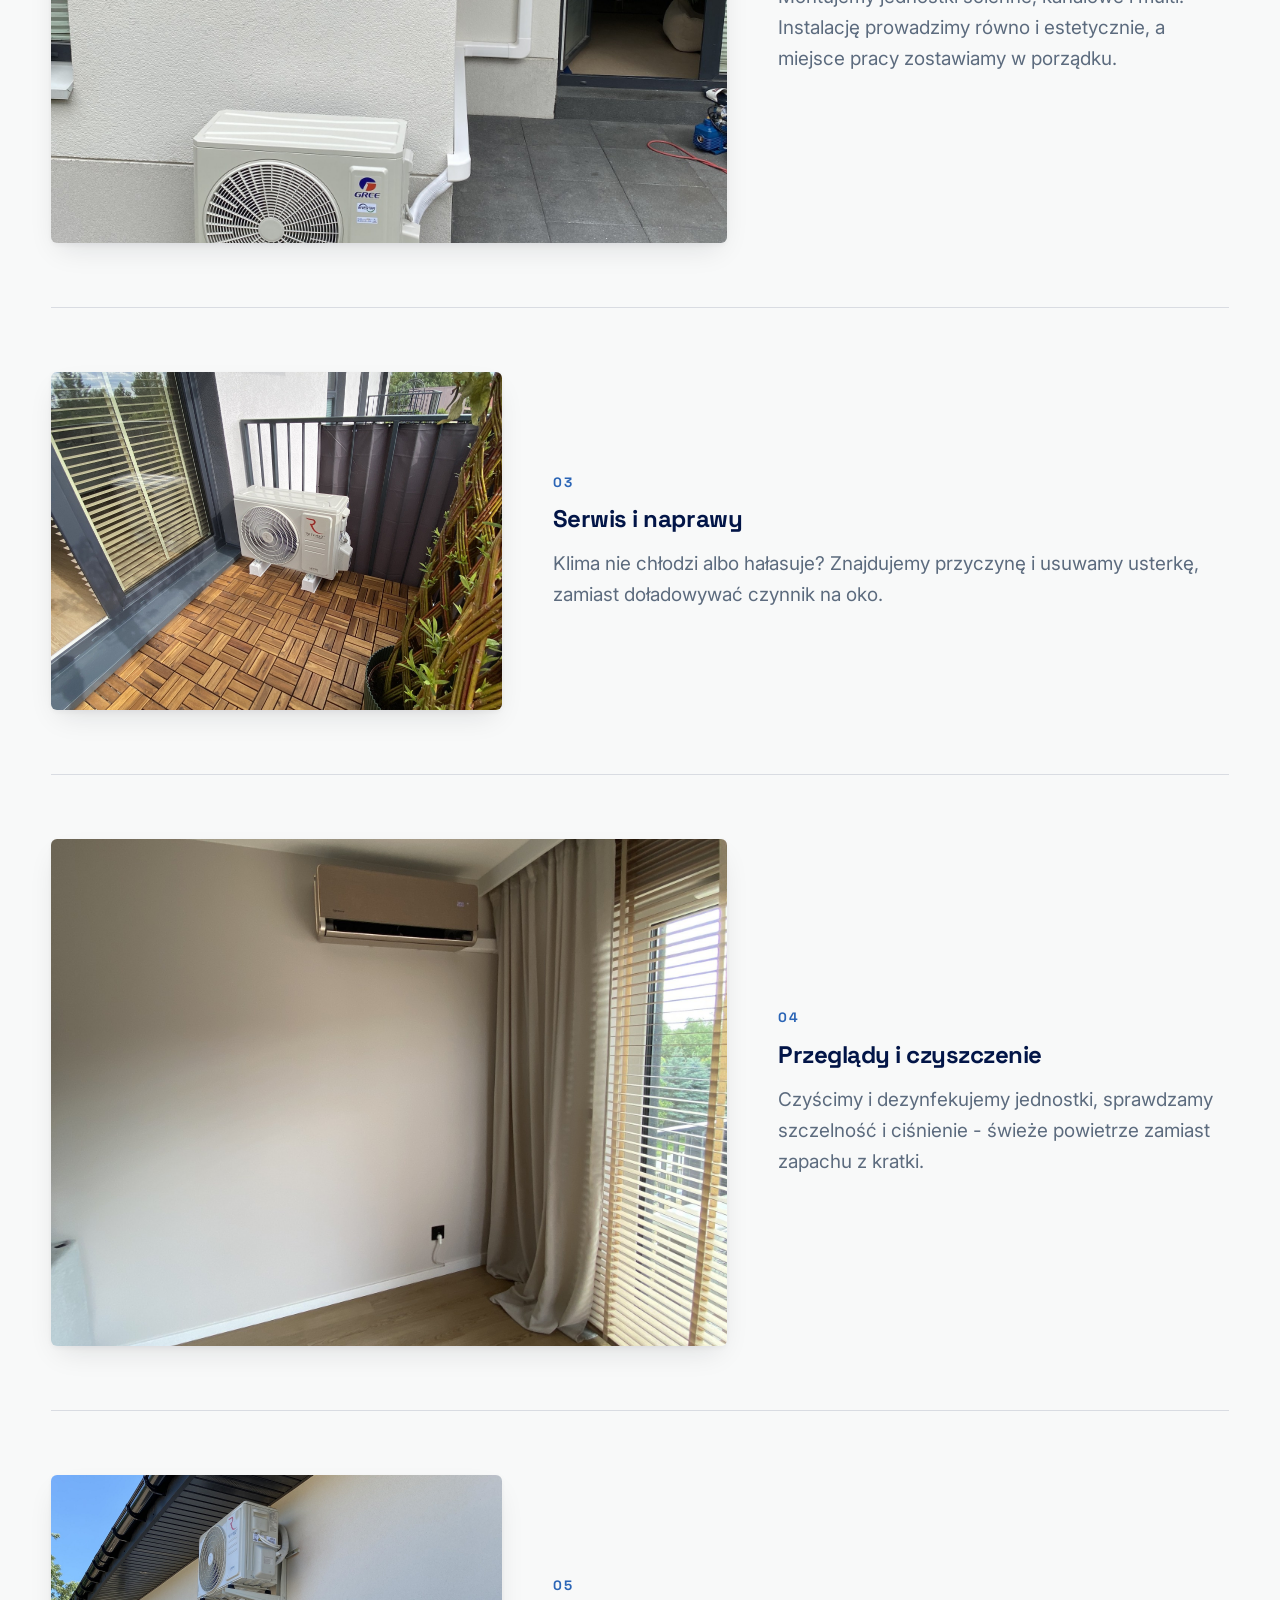
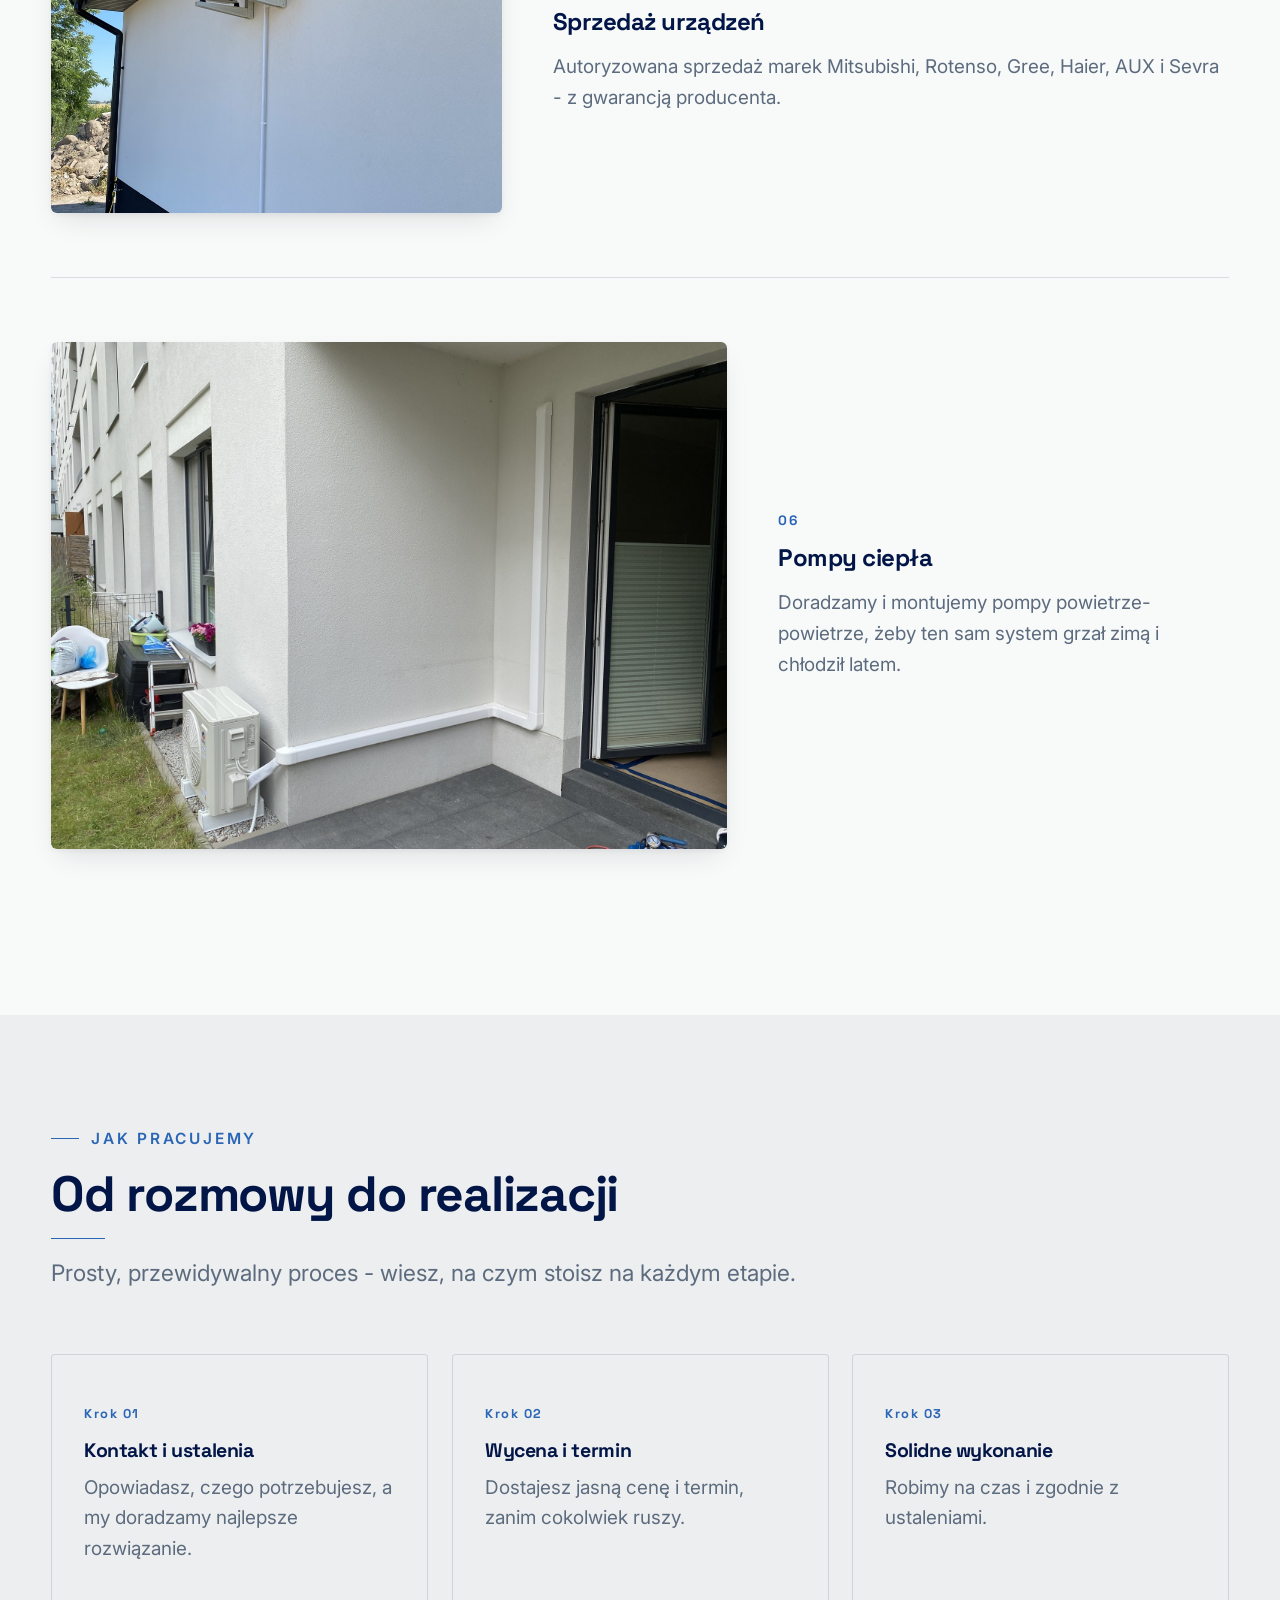
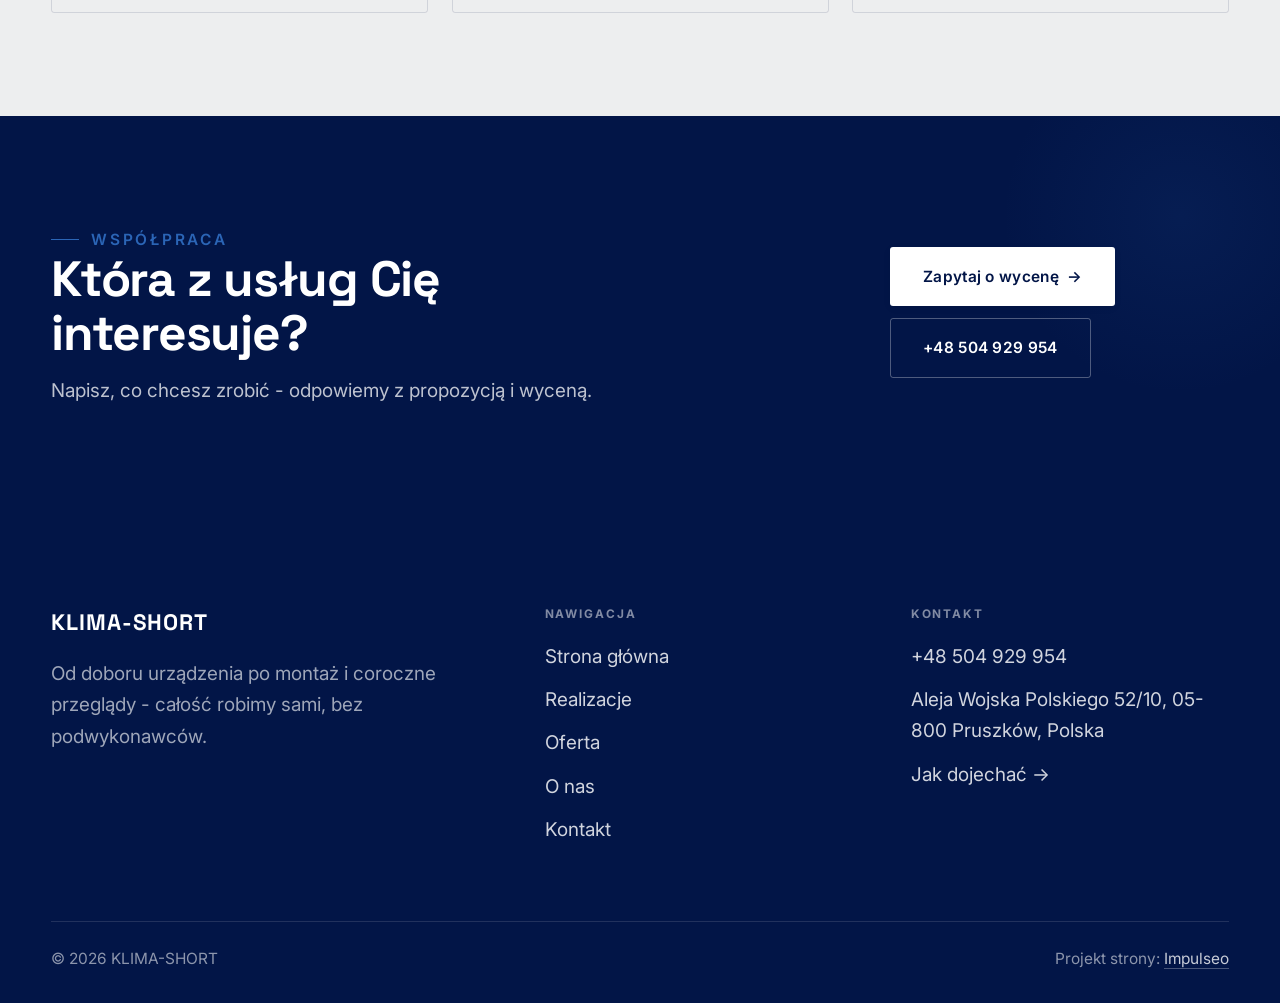
<file: oferta.html>
<!DOCTYPE html>
<html lang="pl">
<head>
<meta charset="UTF-8">
<meta name="viewport" content="width=device-width, initial-scale=1.0">
<title>Oferta - KLIMA-SHORT</title>
<meta name="description" content="KLIMA-SHORT - autoryzowany montaż, serwis i sprzedaż klimatyzacji. Pruszków i okolica. Dobór urządzenia, czysty montaż i przeglądy. Marki Mitsubishi, Rotenso, Gree, Haier, AUX, Sevra. Zadzwoń po darmową wycenę.">
<link rel="preconnect" href="https://fonts.googleapis.com">
<link rel="preconnect" href="https://fonts.gstatic.com" crossorigin>
<link href="https://fonts.googleapis.com/css2?family=Space+Grotesk:wght@500;600;700&family=Inter:wght@400;500;600&display=swap" rel="stylesheet">
<link rel="stylesheet" href="assets/styles.css">
</head>
<body>

<header class="nav">
  <div class="wrap nav-inner">
    <a class="brand brand-has-logo" href="index.html"><img class="brand-logo" src="img/logo.png" alt="KLIMA-SHORT"></a>
    <nav class="nav-links">
      <a href="index.html">Strona główna</a>
      <a href="realizacje.html">Realizacje</a>
      <a href="oferta.html" class="active">Oferta</a>
      <a href="o-nas.html">O nas</a>
      <a href="kontakt.html">Kontakt</a>
      <a href="kontakt.html" class="btn btn-accent">Zapytaj o wycenę</a>
    </nav>
    <button class="nav-toggle" aria-label="Menu"><span></span><span></span><span></span></button>
  </div>
</header>

<section class="pagehead">
  <img src="img/g8.jpg" alt="KLIMA-SHORT - Zakres usług">
  <div class="wrap">
    <span class="eyebrow">Co robimy</span>
    <h1>Zakres usług</h1>
    <p>Od doboru urządzenia, przez montaż, po serwis i przeglądy. Powiedz, gdzie ma być chłodno - dobierzemy moc, pokażemy warianty i umówimy termin.</p>
  </div>
</section>
<section>
  <div class="wrap">
    <div class="svc-row reveal">
      <div class="svc-row-art"><img src="img/g2.jpg" alt="Dobór i doradztwo" loading="lazy"></div>
      <div>
        <span class="num">01</span>
        <h3>Dobór i doradztwo</h3>
        <p class="muted">Podpowiadamy, jaka moc i model pasują do Twojego metrażu i budżetu - bez naciągania na droższe niż trzeba.</p>
      </div>
    </div>
    <div class="svc-row rev reveal">
      <div class="svc-row-art"><img src="img/g3.jpg" alt="Montaż klimatyzacji" loading="lazy"></div>
      <div>
        <span class="num">02</span>
        <h3>Montaż klimatyzacji</h3>
        <p class="muted">Montujemy jednostki ścienne, kanałowe i multi. Instalację prowadzimy równo i estetycznie, a miejsce pracy zostawiamy w porządku.</p>
      </div>
    </div>
    <div class="svc-row reveal">
      <div class="svc-row-art"><img src="img/g4.jpg" alt="Serwis i naprawy" loading="lazy"></div>
      <div>
        <span class="num">03</span>
        <h3>Serwis i naprawy</h3>
        <p class="muted">Klima nie chłodzi albo hałasuje? Znajdujemy przyczynę i usuwamy usterkę, zamiast doładowywać czynnik na oko.</p>
      </div>
    </div>
    <div class="svc-row rev reveal">
      <div class="svc-row-art"><img src="img/g5.jpg" alt="Przeglądy i czyszczenie" loading="lazy"></div>
      <div>
        <span class="num">04</span>
        <h3>Przeglądy i czyszczenie</h3>
        <p class="muted">Czyścimy i dezynfekujemy jednostki, sprawdzamy szczelność i ciśnienie - świeże powietrze zamiast zapachu z kratki.</p>
      </div>
    </div>
    <div class="svc-row reveal">
      <div class="svc-row-art"><img src="img/g6.jpg" alt="Sprzedaż urządzeń" loading="lazy"></div>
      <div>
        <span class="num">05</span>
        <h3>Sprzedaż urządzeń</h3>
        <p class="muted">Autoryzowana sprzedaż marek Mitsubishi, Rotenso, Gree, Haier, AUX i Sevra - z gwarancją producenta.</p>
      </div>
    </div>
    <div class="svc-row rev reveal">
      <div class="svc-row-art"><img src="img/g7.jpg" alt="Pompy ciepła" loading="lazy"></div>
      <div>
        <span class="num">06</span>
        <h3>Pompy ciepła</h3>
        <p class="muted">Doradzamy i montujemy pompy powietrze-powietrze, żeby ten sam system grzał zimą i chłodził latem.</p>
      </div>
    </div>
  </div>
</section>
<section class="trust">
  <div class="wrap">
    <div class="head reveal">
      <span class="eyebrow">Jak pracujemy</span>
      <h2>Od rozmowy do realizacji</h2>
      <p>Prosty, przewidywalny proces - wiesz, na czym stoisz na każdym etapie.</p>
    </div>
    <div class="svc-grid">
      <div class="svc reveal"><div class="ic">Krok 01</div><h3>Kontakt i ustalenia</h3><p>Opowiadasz, czego potrzebujesz, a my doradzamy najlepsze rozwiązanie.</p></div>
      <div class="svc reveal"><div class="ic">Krok 02</div><h3>Wycena i termin</h3><p>Dostajesz jasną cenę i termin, zanim cokolwiek ruszy.</p></div>
      <div class="svc reveal"><div class="ic">Krok 03</div><h3>Solidne wykonanie</h3><p>Robimy na czas i zgodnie z ustaleniami.</p></div>
    </div>
  </div>
</section>
<section class="cta">
  <div class="wrap">
    <div class="reveal">
      <span class="eyebrow">Współpraca</span>
      <h2>Która z usług Cię interesuje?</h2>
      <p>Napisz, co chcesz zrobić - odpowiemy z propozycją i wyceną.</p>
    </div>
    <div class="cta-actions reveal">
      <a href="kontakt.html" class="btn btn-light">Zapytaj o wycenę <span class="arr">→</span></a>
      <a href="tel:+48504929954" class="btn btn-ghost" style="color:#fff;border-color:rgba(255,255,255,.3)">+48 504 929 954</a>
    </div>
  </div>
</section>

<footer>
  <div class="wrap">
    <div class="foot-grid">
      <div class="foot-brand">
        <div class="name">KLIMA-SHORT</div>
        <p>Od doboru urządzenia po montaż i coroczne przeglądy - całość robimy sami, bez podwykonawców.</p>
      </div>
      <div class="foot-col">
        <h4>Nawigacja</h4>
        <a href="index.html">Strona główna</a>
        <a href="realizacje.html">Realizacje</a>
        <a href="oferta.html">Oferta</a>
        <a href="o-nas.html">O nas</a>
        <a href="kontakt.html">Kontakt</a>
      </div>
      <div class="foot-col">
        <h4>Kontakt</h4>
        <a href="tel:+48504929954">+48 504 929 954</a>
        <p>Aleja Wojska Polskiego 52/10, 05-800 Pruszków, Polska</p>
        <a href="https://maps.google.com/?cid=17732045662260857433&g_mp=CiVnb29nbGUubWFwcy5wbGFjZXMudjEuUGxhY2VzLkdldFBsYWNlEAIYBCAA" target="_blank" rel="noopener">Jak dojechać →</a>
      </div>
    </div>
    <div class="foot-bot">
      <span>© 2026 KLIMA-SHORT</span>
      <span>Projekt strony: <a class="foot-credit" href="https://impulseo.pl" target="_blank" rel="noopener">Impulseo</a></span>
    </div>
  </div>
</footer>


<script src="assets/main.js"></script>
</body>
</html>
</file>
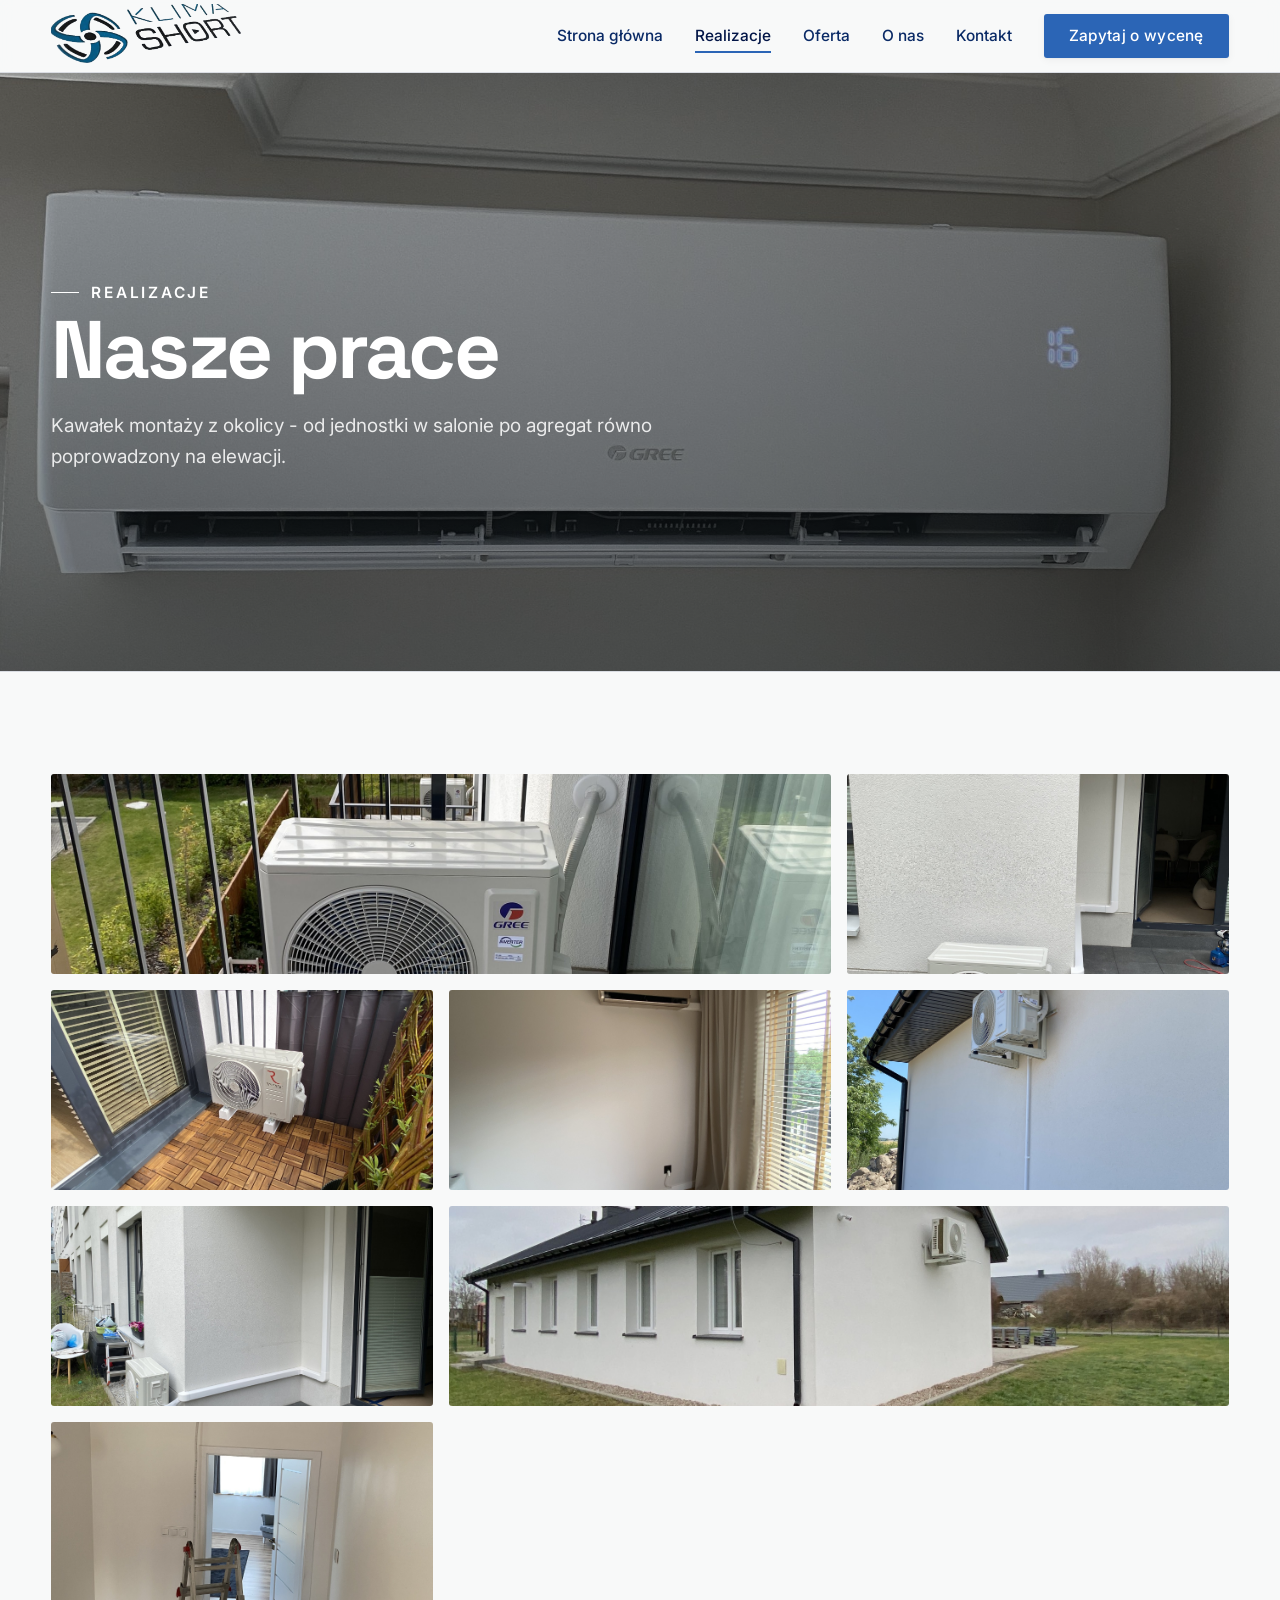
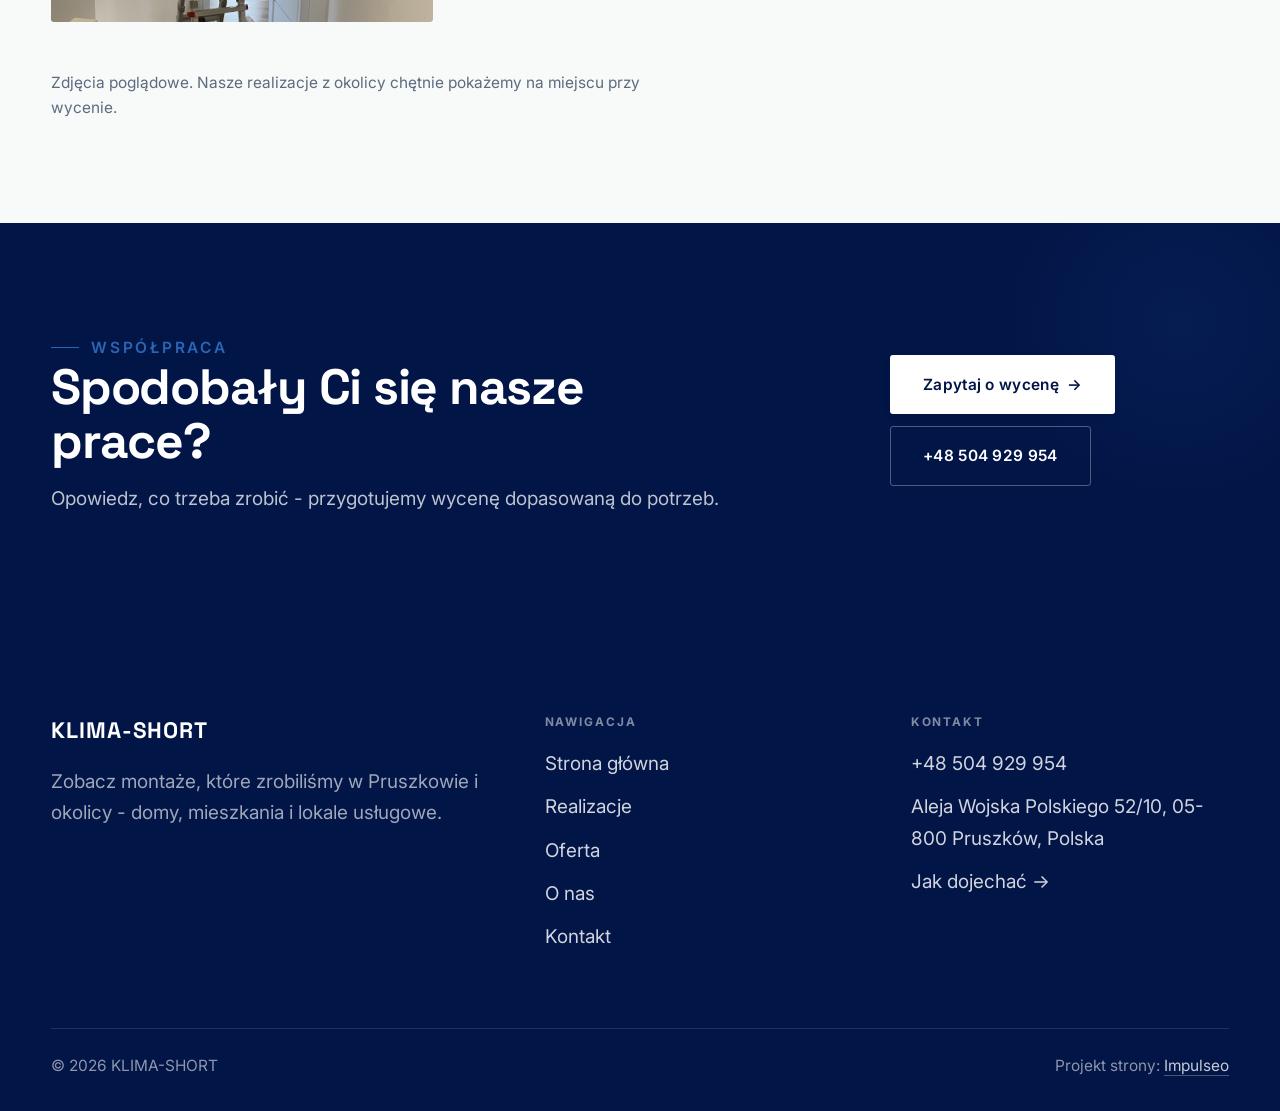
<file: realizacje.html>
<!DOCTYPE html>
<html lang="pl">
<head>
<meta charset="UTF-8">
<meta name="viewport" content="width=device-width, initial-scale=1.0">
<title>Realizacje - KLIMA-SHORT</title>
<meta name="description" content="Realizacje KLIMA-SHORT: Jednostka w salonie, Agregat na balkonie, Montaż na elewacji, Klima na tarasie, Jednostka w sypialni">
<link rel="preconnect" href="https://fonts.googleapis.com">
<link rel="preconnect" href="https://fonts.gstatic.com" crossorigin>
<link href="https://fonts.googleapis.com/css2?family=Space+Grotesk:wght@500;600;700&family=Inter:wght@400;500;600&display=swap" rel="stylesheet">
<link rel="stylesheet" href="assets/styles.css">
</head>
<body>

<header class="nav">
  <div class="wrap nav-inner">
    <a class="brand brand-has-logo" href="index.html"><img class="brand-logo" src="img/logo.png" alt="KLIMA-SHORT"></a>
    <nav class="nav-links">
      <a href="index.html">Strona główna</a>
      <a href="realizacje.html" class="active">Realizacje</a>
      <a href="oferta.html">Oferta</a>
      <a href="o-nas.html">O nas</a>
      <a href="kontakt.html">Kontakt</a>
      <a href="kontakt.html" class="btn btn-accent">Zapytaj o wycenę</a>
    </nav>
    <button class="nav-toggle" aria-label="Menu"><span></span><span></span><span></span></button>
  </div>
</header>

<section class="pagehead">
  <img src="img/g1.jpg" alt="KLIMA-SHORT - Nasze prace">
  <div class="wrap">
    <span class="eyebrow">Realizacje</span>
    <h1>Nasze prace</h1>
    <p>Kawałek montaży z okolicy - od jednostki w salonie po agregat równo poprowadzony na elewacji.</p>
  </div>
</section>
<section>
  <div class="wrap">
    <div class="gallery">
      <div class="tile t-two3 reveal"><img src="img/g2.jpg" alt="Agregat na balkonie" loading="lazy"><div class="cap">Agregat na balkonie</div></div>
      <div class="tile t-third reveal"><img src="img/g3.jpg" alt="Montaż na elewacji" loading="lazy"><div class="cap">Montaż na elewacji</div></div>
      <div class="tile t-third reveal"><img src="img/g4.jpg" alt="Klima na tarasie" loading="lazy"><div class="cap">Klima na tarasie</div></div>
      <div class="tile t-third reveal"><img src="img/g5.jpg" alt="Jednostka w sypialni" loading="lazy"><div class="cap">Jednostka w sypialni</div></div>
      <div class="tile t-third reveal"><img src="img/g6.jpg" alt="Agregat pod okapem" loading="lazy"><div class="cap">Agregat pod okapem</div></div>
      <div class="tile t-third reveal"><img src="img/g7.jpg" alt="Instalacja zewnętrzna" loading="lazy"><div class="cap">Instalacja zewnętrzna</div></div>
      <div class="tile t-two3 reveal"><img src="img/g8.jpg" alt="Realizacja pod klucz" loading="lazy"><div class="cap">Realizacja pod klucz</div></div>
      <div class="tile t-third reveal"><img src="img/about.jpg" alt="KLIMA-SHORT" loading="lazy"></div>
    </div>
    <p class="muted reveal" style="margin-top:var(--space-7);font-size:var(--text-sm);max-width:62ch">Zdjęcia poglądowe. Nasze realizacje z okolicy chętnie pokażemy na miejscu przy wycenie.</p>
  </div>
</section>
<section class="cta">
  <div class="wrap">
    <div class="reveal">
      <span class="eyebrow">Współpraca</span>
      <h2>Spodobały Ci się nasze prace?</h2>
      <p>Opowiedz, co trzeba zrobić - przygotujemy wycenę dopasowaną do potrzeb.</p>
    </div>
    <div class="cta-actions reveal">
      <a href="kontakt.html" class="btn btn-light">Zapytaj o wycenę <span class="arr">→</span></a>
      <a href="tel:+48504929954" class="btn btn-ghost" style="color:#fff;border-color:rgba(255,255,255,.3)">+48 504 929 954</a>
    </div>
  </div>
</section>

<footer>
  <div class="wrap">
    <div class="foot-grid">
      <div class="foot-brand">
        <div class="name">KLIMA-SHORT</div>
        <p>Zobacz montaże, które zrobiliśmy w Pruszkowie i okolicy - domy, mieszkania i lokale usługowe.</p>
      </div>
      <div class="foot-col">
        <h4>Nawigacja</h4>
        <a href="index.html">Strona główna</a>
        <a href="realizacje.html">Realizacje</a>
        <a href="oferta.html">Oferta</a>
        <a href="o-nas.html">O nas</a>
        <a href="kontakt.html">Kontakt</a>
      </div>
      <div class="foot-col">
        <h4>Kontakt</h4>
        <a href="tel:+48504929954">+48 504 929 954</a>
        <p>Aleja Wojska Polskiego 52/10, 05-800 Pruszków, Polska</p>
        <a href="https://maps.google.com/?cid=17732045662260857433&g_mp=CiVnb29nbGUubWFwcy5wbGFjZXMudjEuUGxhY2VzLkdldFBsYWNlEAIYBCAA" target="_blank" rel="noopener">Jak dojechać →</a>
      </div>
    </div>
    <div class="foot-bot">
      <span>© 2026 KLIMA-SHORT</span>
      <span>Projekt strony: <a class="foot-credit" href="https://impulseo.pl" target="_blank" rel="noopener">Impulseo</a></span>
    </div>
  </div>
</footer>


<script src="assets/main.js"></script>
</body>
</html>
</file>
<file: assets/styles.css>
/* ============================================================
   STOLBASZ — premium, architektoniczny B2B fit-out
   Jasna paleta, zero brązu. System wg premium-web-craft.
   Projekt strony: Impulseo (impulseo.pl)
   ============================================================ */

:root{
  /* PALETA — jasna, architektoniczna, chłodna */
  --paper:#F2F8FC;          /* główne tło */
  --paper-2:#E0EEF7;        /* sekcje alternatywne (chłodny jasny szary) */
  --paper-3:#E0EEF7;        /* delikatne wypełnienia */
  --ink:#021547;            /* tekst główny — chłodny grafit */
  --ink-soft:#0A2A66;       /* nagłówki drugorzędne */
  --muted:#5C6B7E;          /* tekst poboczny */
  --line:rgba(2,21,71,.12);/* hairline */
  --accent:#009BE8;         /* stonowany petrol-slate — jedyny akcent */
  --accent-d:#007BC4;
  --accent-soft:rgba(0,155,232,.10);
  --dark:#021547;           /* sekcje ciemne (stopka/CTA) */

  /* ODSTĘPY — skala 4/8 */
  --space-1:4px; --space-2:8px; --space-3:12px; --space-4:16px; --space-5:24px;
  --space-6:32px; --space-7:48px; --space-8:64px; --space-9:96px; --space-10:128px;

  /* TYPOGRAFIA — fluid clamp() (skala podbita 16.07.2026: większe, czytelniejsze litery — uwaga Adama) */
  --text-sm:clamp(.9rem,.87rem + .12vw,1rem);
  --text-base:clamp(1.08rem,1.04rem + .18vw,1.2rem);
  --text-lg:clamp(1.24rem,1.15rem + .34vw,1.44rem);
  --text-h3:clamp(1.34rem,1.22rem + .55vw,1.66rem);
  --text-h2:clamp(2.1rem,1.66rem + 2.1vw,3.1rem);
  --text-h1:clamp(2.9rem,2.1rem + 4vw,5.1rem);

  /* PROMIENIE — architektoniczne, raczej ostre */
  --r-sm:3px; --r-md:6px; --r-lg:10px;

  /* RUCH */
  --ease:cubic-bezier(.25,.46,.45,.94); --dur:.24s;

  /* CIENIE — miękkie, warstwowe */
  --sh-sm:0 1px 2px rgba(16,24,32,.04), 0 2px 8px rgba(16,24,32,.05);
  --sh-md:0 2px 6px rgba(16,24,32,.05), 0 12px 28px -8px rgba(16,24,32,.12);
  --sh-lg:0 6px 14px rgba(16,24,32,.07), 0 26px 56px -18px rgba(16,24,32,.22);

  --hairline:1px solid var(--line);

  --font-display:'Space Grotesk','Inter',sans-serif;
  --font-body:'Inter',sans-serif;
}

*{box-sizing:border-box;margin:0;padding:0}
html{scroll-behavior:smooth}
body{
  font-family:var(--font-body);
  font-size:var(--text-base);
  line-height:1.65;
  color:var(--ink);
  background:var(--paper);
  -webkit-font-smoothing:antialiased;
  text-rendering:optimizeLegibility;
}
img{max-width:100%;display:block}
a{color:inherit;text-decoration:none}

.wrap{width:min(92%,1180px);margin-inline:auto}
section{padding-block:clamp(52px,6.5vw,96px)}

h1,h2,h3{font-family:var(--font-display);font-weight:700;line-height:1.08;letter-spacing:-.02em;color:var(--ink)}
h1{font-size:var(--text-h1);letter-spacing:-.035em}
h2{font-size:var(--text-h2);letter-spacing:-.025em}
h3{font-size:var(--text-h3)}
p{max-width:65ch}

.eyebrow{
  font-family:var(--font-body);
  font-size:var(--text-sm);
  font-weight:600;
  letter-spacing:.18em;
  text-transform:uppercase;
  color:var(--accent);
  display:inline-flex;align-items:center;gap:var(--space-3);
}
.eyebrow::before{content:"";width:28px;height:1px;background:var(--accent);display:inline-block}

.muted{color:var(--muted)}
.lead{font-size:var(--text-lg);line-height:1.55;color:var(--ink-soft);max-width:50ch}

/* ---------- BUTTONS ---------- */
.btn{
  display:inline-flex;align-items:center;gap:var(--space-2);
  font-weight:600;font-size:var(--text-sm);letter-spacing:.02em;
  padding:var(--space-4) var(--space-6);
  border-radius:var(--r-sm);
  transition:transform var(--dur) var(--ease),box-shadow var(--dur) var(--ease),background var(--dur) var(--ease);
  cursor:pointer;border:1px solid transparent;
}
.btn-accent{background:var(--accent);color:#fff;box-shadow:var(--sh-sm)}
.btn-accent:hover{background:var(--accent-d);transform:translateY(-2px);box-shadow:var(--sh-md)}
.btn-accent:active{transform:translateY(0);box-shadow:var(--sh-sm)}
.btn-ghost{background:transparent;color:var(--ink);border-color:var(--line)}
.btn-ghost:hover{border-color:var(--accent);color:var(--accent);transform:translateY(-2px)}
.btn-light{background:#fff;color:var(--ink);box-shadow:var(--sh-sm)}
.btn-light:hover{transform:translateY(-2px);box-shadow:var(--sh-md)}
.btn .arr{transition:transform var(--dur) var(--ease)}
.btn:hover .arr{transform:translateX(4px)}

/* ---------- NAV ---------- */
.nav{
  position:sticky;top:0;z-index:50;
  background:color-mix(in srgb,var(--paper) 88%,transparent);
  backdrop-filter:saturate(140%) blur(10px);
  border-bottom:var(--hairline);
}
.nav-inner{display:flex;align-items:center;justify-content:space-between;height:72px}
.brand{display:flex;flex-direction:column;line-height:1}
.brand .name{font-family:var(--font-display);font-weight:800;font-size:1.35rem;letter-spacing:.04em}
.brand .sub{font-size:.62rem;letter-spacing:.34em;text-transform:uppercase;color:var(--muted);margin-top:5px}
.nav-links{display:flex;align-items:center;gap:var(--space-6)}
.nav-links a{font-size:var(--text-sm);font-weight:500;color:var(--ink-soft);position:relative;padding-block:4px;transition:color var(--dur) var(--ease)}
.nav-links a::after{content:"";position:absolute;left:0;bottom:0;width:0;height:1.5px;background:var(--accent);transition:width var(--dur) var(--ease)}
.nav-links a:hover,.nav-links a.active{color:var(--ink)}
.nav-links a:hover::after,.nav-links a.active::after{width:100%}
.nav-links .btn{padding:var(--space-2) var(--space-5)}
/* przyciski w nav: właściwy kolor (przebij .nav-links a) + bez podkreślenia */
.nav-links a.btn-accent{color:#fff}
.nav-links a.btn-ghost,.nav-links a.btn-light{color:var(--ink)}
.nav-links a.btn::after{display:none}
.nav-toggle{display:none;background:none;border:none;cursor:pointer;flex-direction:column;gap:5px;padding:8px}
.nav-toggle span{width:24px;height:2px;background:var(--ink);transition:var(--dur)}

/* ---------- HERO (split) ---------- */
.hero{position:relative;overflow:hidden;border-bottom:var(--hairline)}
.hero-grid{display:grid;grid-template-columns:1.05fr .95fr;gap:clamp(24px,4vw,60px);align-items:center;
  padding-block:clamp(36px,4.5vw,64px)}
.hero-copy .eyebrow{margin-bottom:var(--space-5)}
.hero-copy h1{margin-bottom:var(--space-5)}
.hero-copy .lead{margin-bottom:var(--space-7)}
.hero-actions{display:flex;flex-wrap:wrap;gap:var(--space-4)}
.hero-art{position:relative;aspect-ratio:4/3;border-radius:var(--r-lg);overflow:hidden;box-shadow:var(--sh-lg)}
.hero-art img{width:100%;height:100%;object-fit:cover}
.hero-art::after{content:"";position:absolute;inset:0;background:linear-gradient(180deg,transparent 55%,rgba(18,24,28,.28))}
.hero-badge{position:absolute;left:var(--space-5);bottom:var(--space-5);z-index:2;
  background:rgba(252,252,251,.94);backdrop-filter:blur(4px);
  border-radius:var(--r-md);padding:var(--space-4) var(--space-5);box-shadow:var(--sh-md);max-width:78%}
.hero-badge strong{display:block;font-family:var(--font-display);font-size:1rem;letter-spacing:-.01em}
.hero-badge span{font-size:var(--text-sm);color:var(--muted)}

/* ---------- HERO duży / kinowy (strona główna) ---------- */
.hero-cine{position:relative;min-height:clamp(560px,82vh,840px);min-height:clamp(560px,82svh,840px);display:flex;align-items:center;overflow:hidden;border-bottom:var(--hairline)}
.hero-cine>img{position:absolute;inset:0;width:100%;height:100%;object-fit:cover;z-index:0}
.hero-cine::after{content:"";position:absolute;inset:0;z-index:1;
  background:linear-gradient(95deg,rgba(13,18,23,.86) 0%,rgba(13,18,23,.64) 32%,rgba(13,18,23,.24) 62%,rgba(13,18,23,.04) 100%)}
.hero-cine .wrap{position:relative;z-index:2;padding-block:var(--space-8)}
.hero-cine .hero-copy{max-width:660px}
.hero-cine .eyebrow{color:#fff;margin-bottom:var(--space-5)}
.hero-cine .eyebrow::before{background:#fff}
.hero-cine h1{color:#fff;margin-bottom:var(--space-5);font-size:clamp(2.9rem,2rem + 4.4vw,5.2rem)}
.hero-cine .lead{color:rgba(255,255,255,.92);max-width:48ch;margin-bottom:var(--space-7)}
.hero-cine .hero-actions{display:flex;flex-wrap:wrap;gap:var(--space-4)}
@media(max-width:680px){
  .hero-cine{min-height:clamp(520px,76vh,640px);min-height:clamp(520px,76svh,640px);align-items:flex-end}
  .hero-cine::after{background:linear-gradient(0deg,rgba(13,18,23,.9) 6%,rgba(13,18,23,.45) 55%,rgba(13,18,23,.25) 100%)}
  .hero-cine .wrap{padding-bottom:var(--space-9)}
}

/* full-bleed hero variant (podstrony) */
.pagehead{position:relative;min-height:46vh;min-height:46svh;display:flex;align-items:flex-end;overflow:hidden;border-bottom:var(--hairline)}
.pagehead img{position:absolute;inset:0;width:100%;height:100%;object-fit:cover}
.pagehead::after{content:"";position:absolute;inset:0;background:linear-gradient(180deg,rgba(18,24,28,.25),rgba(18,24,28,.62))}
.pagehead .wrap{position:relative;z-index:2;padding-block:var(--space-9);color:#fff}
.pagehead h1{color:#fff;max-width:18ch}
.pagehead .eyebrow{color:#fff}
.pagehead .eyebrow::before{background:#fff}
.pagehead p{color:rgba(255,255,255,.86);margin-top:var(--space-4);max-width:54ch}

/* ---------- STRIP (pasek skrótów / liczby) ---------- */
.strip{background:var(--dark);color:#fff}
.strip .wrap{display:grid;grid-template-columns:repeat(4,1fr);gap:var(--space-6);padding-block:var(--space-8)}
.strip .item .k{font-family:var(--font-display);font-size:clamp(1.6rem,1.2rem + 1.4vw,2.4rem);font-weight:800;letter-spacing:-.02em;color:#fff}
.strip .item .v{font-size:var(--text-sm);color:rgba(255,255,255,.66);margin-top:var(--space-2);line-height:1.45}
.strip .item{border-left:2px solid var(--accent);padding-left:var(--space-5)}

/* ---------- SECTION HEAD ---------- */
.head{max-width:48rem;margin-bottom:var(--space-8)}
.head.center{margin-inline:auto;text-align:center}
.head .eyebrow{margin-bottom:var(--space-4)}
.head h2{margin-bottom:var(--space-4)}
.head p{color:var(--muted);font-size:var(--text-lg);line-height:1.55}
.head.center p{margin-inline:auto}

/* ---------- INTRO SPLIT ---------- */
.split{display:grid;grid-template-columns:.92fr 1.08fr;gap:clamp(28px,5vw,80px);align-items:center}
.split.rev{grid-template-columns:1.08fr .92fr}
.split.rev .split-art{order:-1}
.split-art{position:relative;aspect-ratio:5/4;border-radius:var(--r-lg);overflow:hidden;box-shadow:var(--sh-lg)}
.split-art img{width:100%;height:100%;object-fit:cover}
.split-copy h2{margin-bottom:var(--space-5)}
.split-copy p+p{margin-top:var(--space-4)}
.split-copy .btn{margin-top:var(--space-6)}

/* ---------- SERVICES (zakres) ---------- */
.svc-grid{display:grid;grid-template-columns:repeat(auto-fit,minmax(280px,1fr));gap:var(--space-5)}
.svc{background:#fff;border:var(--hairline);border-radius:var(--r-md);padding:var(--space-7) var(--space-6);
  transition:transform var(--dur) var(--ease),box-shadow var(--dur) var(--ease),border-color var(--dur) var(--ease);
  position:relative;overflow:hidden}
.svc::before{content:"";position:absolute;left:0;top:0;width:3px;height:0;background:var(--accent);transition:height var(--dur) var(--ease)}
.svc:hover{transform:translateY(-4px);box-shadow:var(--sh-md);border-color:transparent}
.svc:hover::before{height:100%}
.svc .ic{font-family:var(--font-display);font-size:.8rem;font-weight:700;letter-spacing:.12em;color:var(--accent);margin-bottom:var(--space-4)}
.svc h3{margin-bottom:var(--space-3);font-size:1.22rem}
.svc p{color:var(--muted);font-size:var(--text-base);line-height:1.6}

/* big detailed service rows */
.svc-row{display:grid;grid-template-columns:.8fr 1.2fr;gap:clamp(20px,4vw,60px);align-items:center;padding-block:var(--space-8)}
.svc-row+.svc-row{border-top:var(--hairline)}
.svc-row.rev{grid-template-columns:1.2fr .8fr}
.svc-row.rev .svc-row-art{order:-1}
.svc-row-art{aspect-ratio:4/3;border-radius:var(--r-md);overflow:hidden;box-shadow:var(--sh-md)}
.svc-row-art img{width:100%;height:100%;object-fit:cover}
.svc-row h3{font-size:1.5rem;margin-bottom:var(--space-4)}
.svc-row .num{font-family:var(--font-display);font-size:.85rem;font-weight:700;letter-spacing:.14em;color:var(--accent);display:block;margin-bottom:var(--space-3)}
.svc-row ul{list-style:none;margin-top:var(--space-4);display:flex;flex-direction:column;gap:var(--space-2)}
.svc-row li{position:relative;padding-left:var(--space-5);color:var(--muted);font-size:var(--text-base)}
.svc-row li::before{content:"";position:absolute;left:0;top:.62em;width:8px;height:1px;background:var(--accent)}

/* ---------- GALLERY (realizacje) ---------- */
.gallery{display:grid;grid-template-columns:repeat(12,1fr);gap:var(--space-4);grid-auto-rows:200px}
/* GALERIA MASONRY — pionowe zdjęcia (portrety beauty/wellness) bez przycinania: kolumny, height auto */
.gallery-masonry{column-count:3;column-gap:var(--space-4)}
@media(max-width:900px){.gallery-masonry{column-count:2}}
@media(max-width:560px){.gallery-masonry{column-count:1}}
.gallery-masonry .m-tile{break-inside:avoid;margin:0 0 var(--space-4);padding:0;position:relative;overflow:hidden;border-radius:var(--r-md);border:1px solid var(--line)}
.gallery-masonry .m-tile img{width:100%;height:auto;display:block}
.gallery-masonry .m-tile .cap{position:absolute;left:0;right:0;bottom:0;padding:var(--space-4);color:#fff;background:linear-gradient(0deg,rgba(0,0,0,.55),transparent);font-size:var(--text-sm)}
.gallery-masonry .m-tile .cap small{display:block;font-weight:400;opacity:.78;letter-spacing:.04em;text-transform:uppercase;font-size:.66rem;margin-top:3px}
.tile{position:relative;overflow:hidden;border-radius:var(--r-md);box-shadow:var(--sh-sm);
  transition:transform var(--dur) var(--ease),box-shadow var(--dur) var(--ease)}
.tile img{width:100%;height:100%;object-fit:cover;transition:transform .6s var(--ease)}
.tile:hover{box-shadow:var(--sh-md)}
.tile:hover img{transform:scale(1.05)}
.tile .cap{position:absolute;left:0;right:0;bottom:0;padding:var(--space-5) var(--space-4) var(--space-4);
  background:linear-gradient(transparent,rgba(18,24,28,.78));color:#fff;
  font-size:var(--text-sm);font-weight:600;letter-spacing:.01em;
  opacity:0;transform:translateY(8px);transition:var(--dur) var(--ease)}
.tile:hover .cap{opacity:1;transform:translateY(0)}
.tile .cap small{display:block;font-weight:400;opacity:.78;letter-spacing:.04em;text-transform:uppercase;font-size:.66rem;margin-top:3px}
/* bento spans */
.t-wide{grid-column:span 6}
.t-tall{grid-column:span 6;grid-row:span 2}
.t-std{grid-column:span 6}
.t-third{grid-column:span 4}
.t-two3{grid-column:span 8}

/* ---------- TRUST / WIARYGODNOŚĆ ---------- */
.trust{background:var(--paper-2)}
.trust-grid{display:grid;grid-template-columns:repeat(auto-fit,minmax(240px,1fr));gap:var(--space-5);margin-top:var(--space-7)}
.trust-card{background:#fff;border-radius:var(--r-md);padding:var(--space-7) var(--space-6);box-shadow:var(--sh-sm);border-top:3px solid var(--accent)}
.trust-card .big{font-family:var(--font-display);font-size:clamp(1.8rem,1.3rem + 1.6vw,2.6rem);font-weight:800;letter-spacing:-.02em;color:var(--ink);line-height:1}
.trust-card h3{font-size:1.12rem;margin:var(--space-3) 0 var(--space-2)}
.trust-card p{color:var(--muted);font-size:var(--text-base);line-height:1.55}

/* ---------- CTA band ---------- */
.cta{background:var(--dark);color:#fff;position:relative;overflow:hidden}
.cta .wrap{display:grid;grid-template-columns:1.4fr .6fr;gap:var(--space-7);align-items:center;position:relative;z-index:2}
.cta h2{color:#fff;max-width:20ch}
.cta p{color:rgba(255,255,255,.74);margin-top:var(--space-4)}
.cta-actions{display:flex;flex-direction:column;gap:var(--space-3);align-items:flex-start}
.cta::before{content:"";position:absolute;right:-80px;top:-80px;width:360px;height:360px;border-radius:50%;
  background:radial-gradient(circle,var(--accent-soft),transparent 70%)}

/* ---------- CONTACT ---------- */
.contact-grid{display:grid;grid-template-columns:.85fr 1.15fr;gap:clamp(28px,4vw,56px);align-items:start}
.info-list{display:flex;flex-direction:column;gap:var(--space-2)}
.info-row{display:flex;gap:var(--space-4);align-items:flex-start;padding-block:var(--space-4);border-bottom:var(--hairline)}
.info-row .ic{flex:none;width:42px;height:42px;display:grid;place-items:center;border-radius:50%;
  background:var(--accent-soft);color:var(--accent);font-size:1.05rem}
.info-row .lbl{font-size:.72rem;letter-spacing:.14em;text-transform:uppercase;color:var(--muted)}
.info-row .val{font-weight:600;font-size:var(--text-base);margin-top:2px}
.info-row a.val:hover{color:var(--accent)}
.map{border:none;border-radius:var(--r-lg);box-shadow:var(--sh-md);width:100%;height:100%;min-height:380px;filter:grayscale(.2) contrast(1.02)}
.form{background:#fff;border:var(--hairline);border-radius:var(--r-lg);padding:clamp(24px,3vw,40px);box-shadow:var(--sh-sm)}
.form .fld{margin-bottom:var(--space-5)}
.form label{display:block;font-size:var(--text-sm);font-weight:600;margin-bottom:var(--space-2)}
.form input,.form textarea{width:100%;font-family:inherit;font-size:var(--text-base);color:var(--ink);
  padding:var(--space-4);border:var(--hairline);border-radius:var(--r-sm);background:var(--paper);transition:border-color var(--dur)}
.form input:focus,.form textarea:focus{outline:none;border-color:var(--accent);background:#fff}
.form textarea{resize:vertical;min-height:120px}
.form .note{font-size:var(--text-sm);color:var(--muted);margin-top:var(--space-3)}

/* ---------- FOOTER ---------- */
footer{background:var(--dark);color:#fff;padding-block:var(--space-9) var(--space-6)}
.foot-grid{display:grid;grid-template-columns:1.4fr 1fr 1fr;gap:var(--space-7);margin-bottom:var(--space-8)}
.foot-brand .name{font-family:var(--font-display);font-weight:800;font-size:1.4rem;letter-spacing:.04em}
.foot-brand p{color:rgba(255,255,255,.62);margin-top:var(--space-4);font-size:var(--text-base);max-width:38ch}
.foot-col h4{font-size:.74rem;letter-spacing:.16em;text-transform:uppercase;color:rgba(255,255,255,.5);margin-bottom:var(--space-4)}
.foot-col a,.foot-col p{display:block;color:rgba(255,255,255,.82);font-size:var(--text-base);margin-bottom:var(--space-3)}
.foot-col a:hover{color:#fff}
.foot-bot{border-top:1px solid rgba(255,255,255,.12);padding-top:var(--space-5);display:flex;justify-content:space-between;flex-wrap:wrap;gap:var(--space-3);
  font-size:var(--text-sm);color:rgba(255,255,255,.55)}
.foot-bot a:hover{color:#fff}

/* ---------- REVEAL ---------- */
.reveal{opacity:0;transform:translateY(22px);transition:opacity .6s var(--ease),transform .6s var(--ease)}
.reveal.in{opacity:1;transform:none}

/* ---------- RESPONSIVE ---------- */
@media(max-width:920px){
  .hero-grid,.split,.split.rev,.svc-row,.svc-row.rev,.cta .wrap,.contact-grid,.foot-grid{grid-template-columns:1fr}
  .split.rev .split-art,.svc-row.rev .svc-row-art{order:0}
  .hero-art{aspect-ratio:16/10;max-height:420px}
  .strip .wrap{grid-template-columns:repeat(2,1fr);gap:var(--space-7)}
  .gallery{grid-auto-rows:180px}
  .t-wide,.t-tall,.t-std,.t-third,.t-two3{grid-column:span 6}
  .t-tall{grid-row:span 1}
  .cta-actions{flex-direction:row;flex-wrap:wrap}
  .foot-grid{gap:var(--space-6)}
}
@media(max-width:680px){
  .nav-links{position:fixed;inset:72px 0 auto 0;background:var(--paper);flex-direction:column;align-items:stretch;
    gap:0;padding:var(--space-4) 6%;border-bottom:var(--hairline);box-shadow:var(--sh-md);
    transform:translateY(-120%);transition:transform var(--dur) var(--ease)}
  .nav-links.open{transform:translateY(0)}
  .nav-links a{padding-block:var(--space-4);border-bottom:var(--hairline)}
  .nav-links .btn{margin-top:var(--space-3);justify-content:center}
  .nav-toggle{display:flex}
  .strip .wrap{grid-template-columns:1fr}
  .gallery{grid-template-columns:repeat(6,1fr)}
  .foot-grid{grid-template-columns:1fr}
}
@media(prefers-reduced-motion:reduce){
  *{animation-duration:.01ms!important;transition:none!important}
  .reveal{opacity:1!important;transform:none!important}
  html{scroll-behavior:auto}
}

/* ============================================================
   PREMIUM LAYER — destylat deep-researchu branż (anty-AI, spokój).
   Zmienne STOLBASZ (--accent/--ink/--paper/--line/--dark). Ruch ledwo
   zauważalny, krzywa cubic-bezier(.16,.84,.44,1); prefers-reduced-motion
   pokryte blanketem wyżej. Karty hairline zamiast cieni = #1 sygnał „nie-AI".
   ============================================================ */

/* więcej oddechu między sekcjami (liderzy: 110-130px) */
section{padding-block:clamp(64px,8vw,128px)}

/* 1) Aksamitny reveal — dłuższa, miękka krzywa zamiast „skoku" */
.reveal{transition:opacity .9s cubic-bezier(.16,.84,.44,1),transform .9s cubic-bezier(.16,.84,.44,1);will-change:opacity,transform}
/* stagger TYLKO w galerii (tam pozycja = porządek dzieci) */
.gallery .reveal:nth-child(2){transition-delay:.07s}
.gallery .reveal:nth-child(3){transition-delay:.14s}
.gallery .reveal:nth-child(4){transition-delay:.21s}
.gallery .reveal:nth-child(5){transition-delay:.28s}
.gallery .reveal:nth-child(6){transition-delay:.35s}

/* 2) Hero STATYCZNY na .hero-cine — Ken Burns CAŁKIEM WYŁĄCZONY 26.06 (3. zgłoszenie Szymona).
   GENEZA: animowanie scale na <img> hero z teksturami (cegły/framugi) re-samplinguje obraz
   klatka po klatce → na części ekranów drobne drganie/shimmer = „heroshot się trzęsie".
   translateY usunięto wcześniej, scale-only + will-change/GPU NIE wystarczyły do GWARANCJI gładkości.
   Krzysztof zażądał pewności („make sure, że błąd się nie pojawi") > efekt. Zero animacji = 0% drgania.
   Delikatny zoom zostaje TYLKO w pełnoekranowych hero gastro/studio (hg-bg/hs-bg — tło, inny
   mechanizm, chwalone, nigdy nie zgłaszane). NIE wracać do KB na .hero-cine bez realnego testu
   na sprzęcie klienta — to ryzyko regresji „trzęsienia”. */
/* BEZPIECZNY "wow" na hero = jednorazowy FADE-IN (opacity), nie zoom.
   opacity nie dotyka bitmapy → gładkie na KAŻDYM zdjęciu/ekranie/GPU, zero ryzyka migotania.
   Geometryczny ruch (scale/translate) na .hero-cine jest ZAKAZANY (bramka pilnuje). */
@keyframes heroFade{from{opacity:0}to{opacity:1}}
.hero-cine>img{transform:none;animation:heroFade 1.1s ease-out both}

/* 3) Akcentowy hairline pod nagłówkiem sekcji, który „rysuje się" przy wejściu */
.head h2{position:relative;padding-bottom:18px}
.head h2::after{content:"";position:absolute;left:0;bottom:0;height:1px;width:0;background:var(--accent);transition:width 1s cubic-bezier(.16,.84,.44,1) .15s}
.head.center h2::after{left:50%;transform:translateX(-50%)}
.head.reveal.in h2::after,.head.center.reveal.in h2::after{width:54px}

/* 4) Karty HAIRLINE zamiast cieni/zaokrągleń (najmocniejszy anty-AI detal) */
.svc{background:transparent;border:1px solid var(--line);border-radius:var(--r-sm);box-shadow:none}
.svc:hover{box-shadow:none;border-color:var(--accent);transform:translateY(-3px)}
.trust-card{background:transparent;box-shadow:none;border:1px solid var(--line);border-top:2px solid var(--accent);border-radius:var(--r-sm)}
.tile{box-shadow:none;border-radius:var(--r-sm)}
.tile:hover{box-shadow:none}

/* 5) Sticky-nav kondensuje się po przewinięciu (sygnał dopracowania) */
.nav{transition:box-shadow .4s ease,background .4s ease}
.nav.is-stuck{box-shadow:0 1px 0 var(--line),0 14px 30px -24px rgba(0,0,0,.45)}
.nav-inner{transition:height .35s var(--ease)}
.nav.is-stuck .nav-inner{height:60px}

/* 6) MANIFESTO — pełnoekranowy cytat-bohater (zastępuje generyczne „Dlaczego my") */
.manifesto{background:var(--paper-2);text-align:center}
.manifesto .wrap{max-width:60rem}
.manifesto p{font-family:var(--font-display);font-style:italic;font-size:clamp(1.6rem,1rem + 2.4vw,2.8rem);line-height:1.32;color:var(--ink-soft);margin-inline:auto;max-width:26ch;position:relative;padding-top:var(--space-8)}
.manifesto p::before{content:"";position:absolute;top:0;left:50%;transform:translateX(-50%);width:54px;height:1px;background:var(--accent)}
.manifesto p span{color:var(--accent);font-style:italic}

/* 7) GATEWAYS — 3 duże bramy-zdjęcia (zamiast paska menu usług) */
.gateways{display:grid;grid-template-columns:repeat(3,1fr);gap:var(--space-4)}
.gateway{position:relative;aspect-ratio:3/4;overflow:hidden;border-radius:var(--r-sm);display:block}
.gateway img{width:100%;height:100%;object-fit:cover;transition:transform .8s var(--ease),filter .5s var(--ease)}
.gateway::after{content:"";position:absolute;inset:0;background:linear-gradient(180deg,transparent 38%,rgba(18,24,28,.74))}
.gateway:hover img{transform:scale(1.05);filter:brightness(1.05)}
.gateway .g-ttl{position:absolute;left:0;right:0;bottom:0;z-index:2;padding:var(--space-6) var(--space-5);color:#fff;font-family:var(--font-display);font-size:1.45rem;letter-spacing:-.01em;line-height:1.15}
.gateway .g-ttl small{display:block;font-family:var(--font-body);font-size:var(--text-sm);font-weight:400;opacity:.82;letter-spacing:.03em;margin-top:5px}
@media(max-width:760px){.gateways{grid-template-columns:1fr}.gateway{aspect-ratio:16/10}}

/* 8) LOGO klienta w nagłówku (gdy podane --logo) */
/* 52px domyślnie (feedback Bartka 06.07.2026: 40px ginęło, uwaga padła 3x; ~56px sprawdzone na żywym demie anna-borowiec-makeup) */
.brand-logo{height:64px;width:auto;max-width:300px;object-fit:contain;display:block}
.nav.is-stuck .brand-logo{height:52px}
@media(max-width:680px){.brand-logo{height:46px;max-width:210px}}


/* === RWD: nagłówki na wąskich ekranach (dodane 17.07.2026 razem z fixem clamp) ===
   Po przywróceniu działania clamp() dolna granica --text-h1 (2.9rem) rozpychała
   dokument przy długich polskich słowach na telefonach. Tu ją zjeżdżamy. */
@media (max-width:560px){
  :root{
    --text-h1:clamp(1.9rem, 1.15rem + 4.4vw, 2.7rem);
    --text-h2:clamp(1.5rem, 1rem + 3vw, 2.1rem);
  }
  .hero-cine h1{font-size:clamp(1.9rem, 1.15rem + 4.4vw, 2.7rem)}
  h1,h2{overflow-wrap:break-word}
}

/* === auto-paleta ze zdjęć klienta (dopasowanie do estetyki socials) === */
:root{--accent:#2B65B6;--accent-d:#1D4E91;--accent-soft:rgba(43,101,182,0.10);--paper:#F8F9F9;--paper-2:#EDEEEF;--paper-3:#E5E7E8;}

/* === HERO-FIT (29.07.2026) — hero DOPASOWUJE SIĘ do wysokości okna =========================
   Zgłoszenie K. 29.07: na jego laptopie przyciski CTA w hero były ucięte dolną krawędzią
   (Modern House). Pomiar headless (1512x879 → realny widok 792 px): dolna krawędź CTA
   wypadała 123 px POD ekranem. Nawet przy maksymalnym oknie (982) było -20 px.

   DLACZEGO POPRZEDNI FIX NIE DZIAŁAŁ: 27.07 dołożyliśmy @media(max-height:820px) — próg.
   Widok K. ma ~792-895 px, czyli TUŻ NAD progiem → reguła w ogóle się nie włączała.
   Progi są kruche: każdy inny laptop/dok/pasek zakładek przesuwa granicę.

   ROZWIĄZANIE: zero progów. Każdy rozmiar, który decyduje o wysokości hero (typografia,
   odstępy, padding), dostaje `min(dotychczasowa-wartość, X svh)` — czyli na wysokim ekranie
   nic się nie zmienia, a im niższe okno, tym płynniej mniejsze. Treści NIE ucinamy.

   Doklejane na SAM KONIEC styles.css (po motion) → wygrywa kaskadę, nie rusza reguł w miejscu.
   Weryfikacja: tools-retrofit/measure_fold.py (mierzy zapas pod CTA dla 720/800/879/982). */

/* ---------- HERO KINOWY (strona główna, rodziny „editorial") ---------- */
.hero-cine .wrap{padding-block:min(var(--space-8),4svh)}
.hero-cine .eyebrow{margin-bottom:min(var(--space-5),2svh)}
.hero-cine h1{font-size:min(clamp(2.9rem,2rem + 4.4vw,5.2rem),7.6svh);
  margin-bottom:min(var(--space-5),2.4svh)}
.hero-cine .lead{font-size:min(1.125rem,2.3svh);line-height:1.55;
  margin-bottom:min(var(--space-7),3.2svh)}

/* ---------- HERO FACHOWCY — wariant A (pełny ekran) ---------- */
.hf-panel{padding-top:min(clamp(6.5rem,13vh,9rem),11svh);
  padding-bottom:min(clamp(2.6rem,6vh,3.6rem),4svh)}
.hf-title{font-size:min(clamp(2.3rem,1.6rem + 3.2vw,4.3rem),7svh);
  margin-top:min(var(--space-4),1.8svh);margin-bottom:min(var(--space-4),1.8svh)}
.hf-lead{font-size:min(1.18rem,2.3svh);line-height:1.5}
.hf-phone{margin-top:min(var(--space-6),2.8svh);margin-bottom:min(var(--space-5),2.2svh)}
.hf-phone-num{font-size:min(clamp(2rem,1.5rem + 2.4vw,3.05rem),5.2svh)}
.hf-trust{margin-top:min(var(--space-6),2.6svh);padding-top:min(var(--space-4),1.6svh)}

/* Telefon: tam liczy się czytelność, nie upychanie — skalowanie wysokością wyłączone,
   bo przy 844 px wysokości ekranu svh-limity zaczęłyby zmniejszać tekst bez potrzeby. */
@media(max-width:680px){
  .hero-cine h1{font-size:clamp(1.9rem,1.15rem + 4.4vw,2.7rem)}
  .hero-cine .lead{font-size:.98rem}
  .hf-title{font-size:clamp(2.1rem,1.6rem + 3.2vw,3rem)}
  .hf-lead{font-size:1rem}
  .hf-phone-num{font-size:clamp(1.9rem,1.5rem + 2.4vw,2.5rem)}
}
/* === /HERO-FIT === */


/* ====== IMPULSEO-FIX-20260731 ======================================================
   1) PODPIS w stopce jest teraz linkiem do impulseo.pl - ma być widocznie klikalny.
   2) ŻYWY NAGŁÓWEK: warstwa przenikających kadrów (.mt-hero-layer) miała z-index:1, więc
      lądowała NAD przyciemnieniem hero, a w rodzinie „fachowcy" nawet nad panelem z tekstem
      (.hf-panel nie miał własnego z-index). Efekt: przy zmianie zdjęcia napis znikał i wracał.
      Teraz warstwa idzie tam, gdzie zdjęcie tła (z-index:-2), a treść nagłówka dostaje twardy
      z-index:3. Zmieniają się WYŁĄCZNIE zdjęcia w tle - napis stoi nieruchomo.
      (hero-cine celowo pominięte: tam img ma z-index:0 i układ był poprawny.) */
.foot-bot a.foot-credit{color:rgba(255,255,255,.78);text-decoration:none;border-bottom:1px solid rgba(255,255,255,.28)}
.foot-bot a.foot-credit:hover{color:#fff;border-bottom-color:#fff}
.hero-fach > img.mt-hero-layer,.hero-gastro > img.mt-hero-layer,.hero-auto > img.mt-hero-layer,
.hero-dom > img.mt-hero-layer,.hero-studio > img.mt-hero-layer{z-index:-2}
.hf-panel,.hf-inner,.hd-panel,.hk-panel,.ha-inner,.hs-inner,.hg-inner{position:relative;z-index:3}
/* ====== koniec IMPULSEO-FIX-20260731 ====== */
</file>
